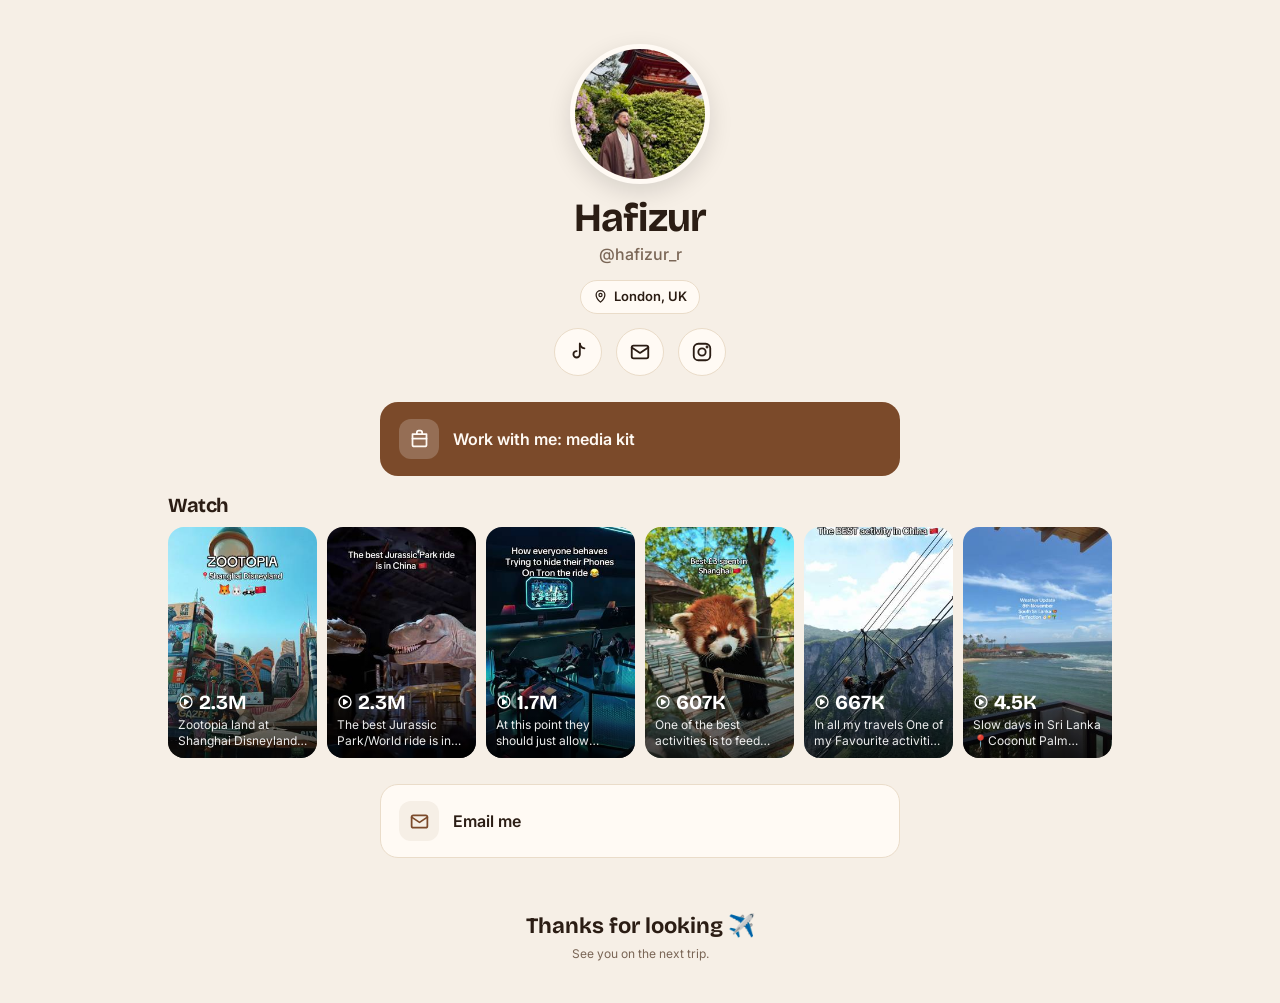
<file: index.html>
<!doctype html>
<html lang="en">
<head>
<meta charset="utf-8">
<meta name="viewport" content="width=device-width, initial-scale=1, viewport-fit=cover">
<link rel="preconnect" href="https://fonts.googleapis.com">
<link rel="preconnect" href="https://fonts.gstatic.com" crossorigin>
<link href="https://fonts.googleapis.com/css2?family=Bricolage+Grotesque:opsz,wght@12..96,600;12..96,700&family=Inter:wght@400;500;600;700&display=swap" rel="stylesheet">
<link rel="stylesheet" href="style.css?v=36">
<link rel="icon" href="assets/avatar.svg">
<title>Hafizur (@hafizur_r) · Travel &amp; Randomness</title>
<meta name="description" content="Travel and lifestyle creator from East London. Links, latest videos and media kit.">
<meta property="og:title" content="Hafizur (@hafizur_r)">
<meta property="og:description" content="Travel &amp; Randomness. Links, videos and media kit.">
<meta property="og:image" content="assets/avatar.jpg">
</head>
<body data-page="bio">
  <div class="sky"><svg class="plane" viewBox="0 0 24 24" fill="currentColor" aria-hidden="true"><path d="M17.8 19.2 16 11l3.5-3.5C21 6 21.5 4 21 3c-1-.5-3 0-4.5 1.5L13 8 4.8 6.2c-.5-.1-.9.1-1.1.5l-.3.5c-.2.5-.1 1 .3 1.3L9 12l-2 3H4l-1 1 3 2 2 3 1-1v-3l3-2 3.5 5.3c.3.4.8.5 1.3.3l.5-.2c.4-.3.6-.7.5-1.2z"/></svg></div>
  <main class="wrap home">
    <header class="hero">
      <img id="avatar" class="avatar" src="assets/avatar.jpg" alt="Hafizur" onerror="this.onerror=null;this.src='assets/avatar.svg'">
      <h1 data-name>Hafizur</h1>
      <div id="handle" class="handle">@hafizur_r</div>
      <div class="pill-row"><span id="place"></span></div>
      <div id="socials" class="icon-row"></div>
    </header>
    <nav id="links" class="links"></nav>
    <section id="featured-sec" class="featured">
      <h2 id="featured-title" class="feat-h">Watch</h2>
      <div id="featured" class="vid-scroller"></div>
    </section>
    <nav id="links-bottom" class="links"></nav>
    <footer class="thanks">
      <p class="thanks-big">Thanks for looking ✈️</p>
      <p>See you on the next trip.</p>
    </footer>
  </main>
  <script src="app.js?v=36"></script>
</body>
</html>
</file>
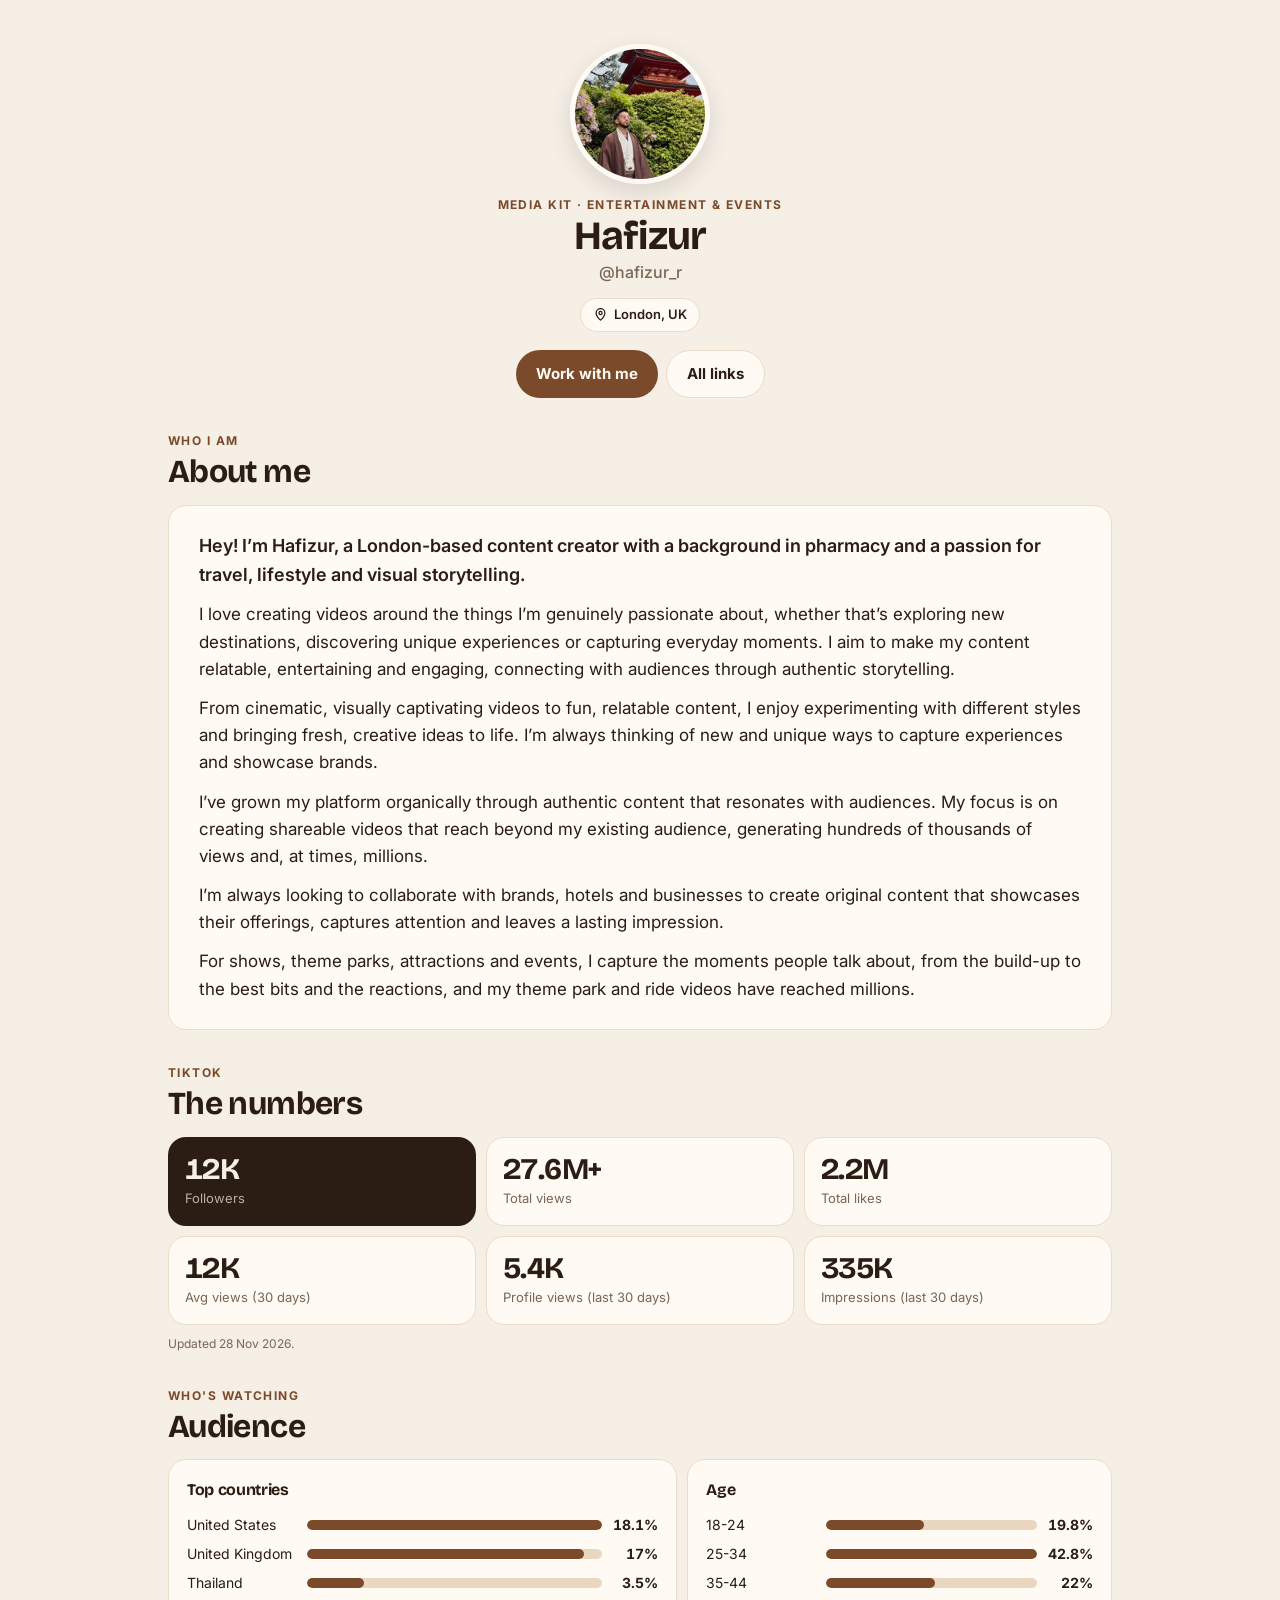
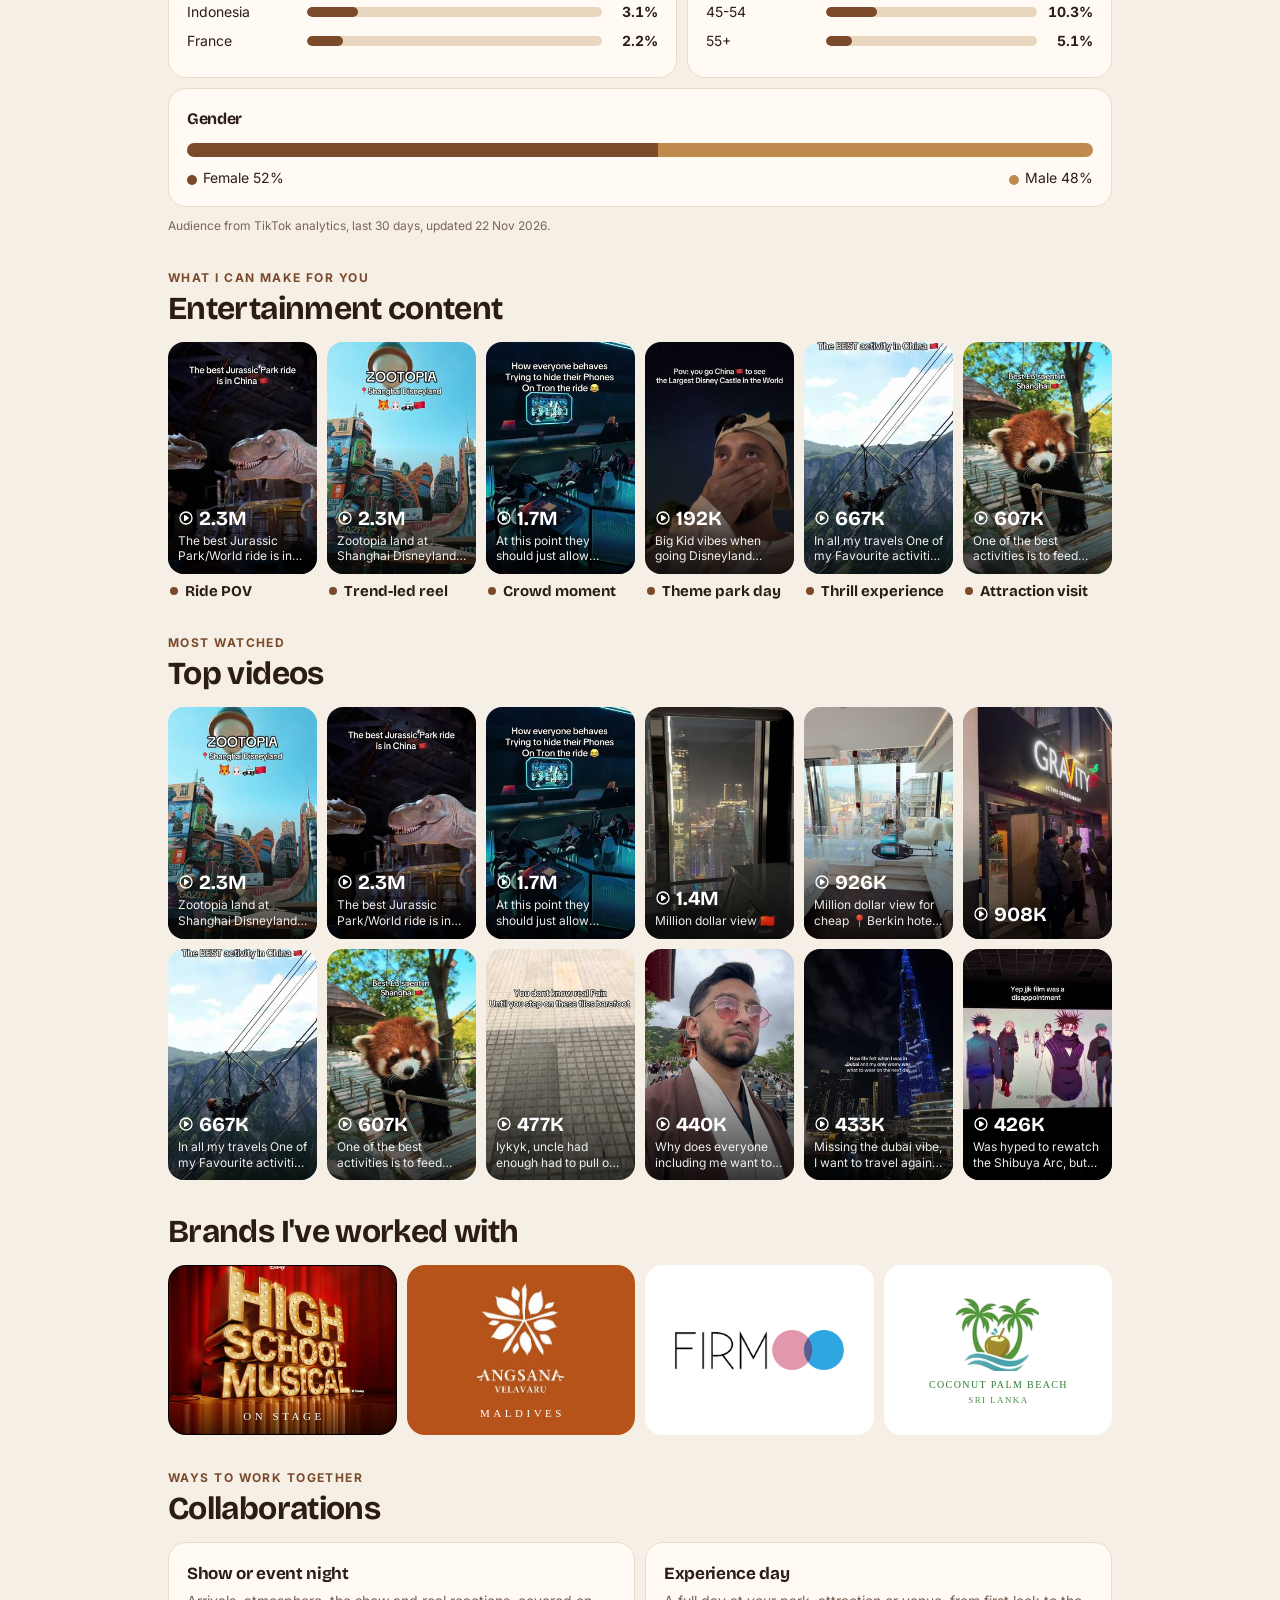
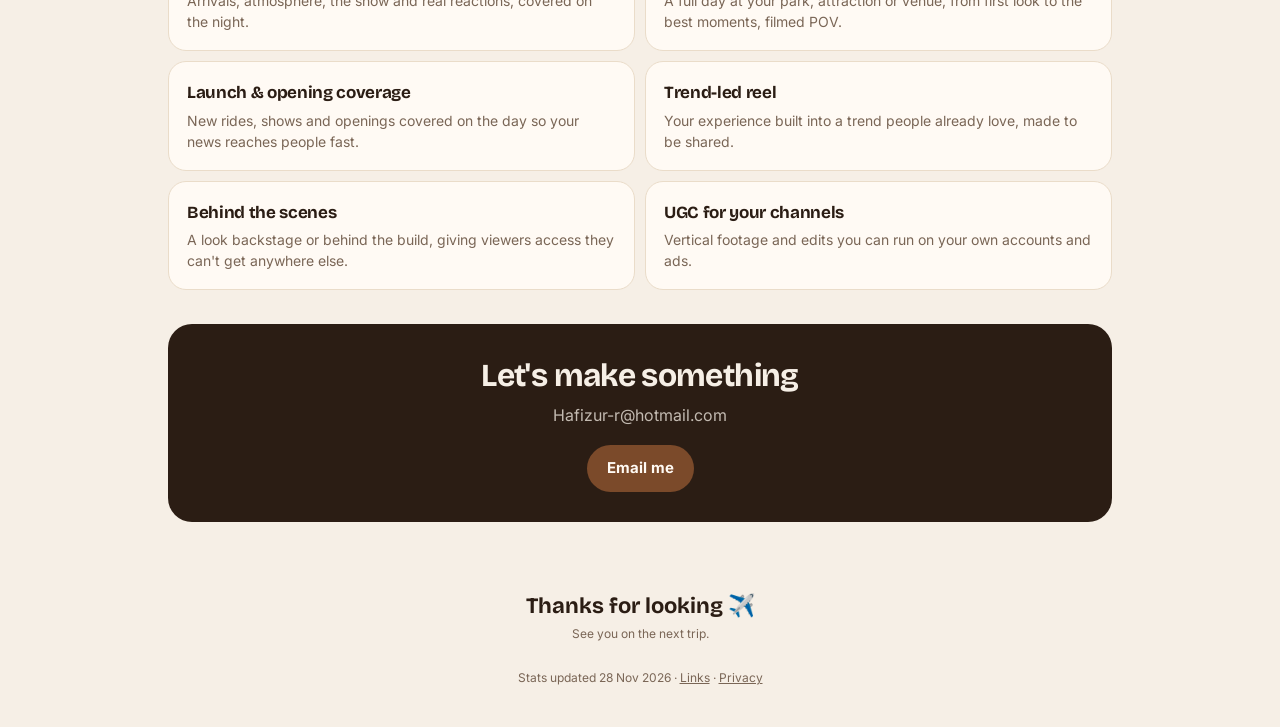
<file: media-kit/events/index.html>
<!doctype html>
<html lang="en">
<head>
<base href="/">
<meta charset="utf-8">
<meta name="viewport" content="width=device-width, initial-scale=1, viewport-fit=cover">
<link rel="preconnect" href="https://fonts.googleapis.com">
<link rel="preconnect" href="https://fonts.gstatic.com" crossorigin>
<link href="https://fonts.googleapis.com/css2?family=Bricolage+Grotesque:opsz,wght@12..96,600;12..96,700&family=Inter:wght@400;500;600;700&display=swap" rel="stylesheet">
<link rel="stylesheet" href="style.css?v=36">
<link rel="icon" href="assets/avatar.svg">
<title>Entertainment & events media kit · Hafizur (@hafizur_r)</title>
<meta name="description" content="Media kit for travel and lifestyle creator @hafizur_r: live TikTok stats, audience and top videos.">
<meta property="og:title" content="Entertainment & events media kit · @hafizur_r">
<meta property="og:description" content="Live TikTok stats, audience and top videos.">
<meta property="og:image" content="assets/avatar.jpg">
</head>
<body data-page="kit" data-kit="events">
  <div class="sky"><svg class="plane" viewBox="0 0 24 24" fill="currentColor" aria-hidden="true"><path d="M17.8 19.2 16 11l3.5-3.5C21 6 21.5 4 21 3c-1-.5-3 0-4.5 1.5L13 8 4.8 6.2c-.5-.1-.9.1-1.1.5l-.3.5c-.2.5-.1 1 .3 1.3L9 12l-2 3H4l-1 1 3 2 2 3 1-1v-3l3-2 3.5 5.3c.3.4.8.5 1.3.3l.5-.2c.4-.3.6-.7.5-1.2z"/></svg></div>
  <main class="wrap">
    <header class="hero">
      <img id="avatar" class="avatar" src="assets/avatar.jpg" alt="Hafizur" onerror="this.onerror=null;this.src='assets/avatar.svg'">
      <div id="kit-label" class="eyebrow">Media kit · Entertainment & events</div>
      <h1 data-name>Hafizur</h1>
      <div id="handle" class="handle">@hafizur_r</div>
      <div class="pill-row"><span id="place"></span></div>
      <div class="pill-row no-print" style="margin-top:18px">
        <a class="btn" data-mail href="#">Work with me</a>
        <a class="btn ghost" href="index.html">All links</a>
      </div>
    </header>

    <section>
      <div class="eyebrow">Who I am</div>
      <h2>About me</h2>
      <div id="intro" class="about card"></div>
    </section>

    <section>
      <div class="eyebrow">TikTok</div>
      <h2>The numbers</h2>
      <div id="stats" class="stat-grid"></div>
      <p id="stats-note" class="note"></p>
    </section>

    <section>
      <div class="eyebrow">Who's watching</div>
      <h2>Audience</h2>
      <div id="audience" class="aud-grid"></div>
      <p id="aud-note" class="note"></p>
    </section>

    <section id="styles-sec">
      <div class="eyebrow">What I can make for you</div>
      <h2 id="styles-title">Video styles</h2>
      <div id="styles" class="vid-scroller"></div>
    </section>

    <section>
      <div class="eyebrow">Most watched</div>
      <h2>Top videos</h2>
      <div id="videos" class="vid-scroller"></div>
    </section>

    <section id="brands-sec">
      <h2 id="brands-title">Brands I've worked with</h2>
      <div id="brands" class="brand-grid"></div>
    </section>

    <section>
      <div class="eyebrow">Ways to work together</div>
      <h2>Collaborations</h2>
      <div id="services" class="svc-grid"></div>
    </section>

    <section class="cta">
      <h2>Let's make something</h2>
      <p id="email-text" style="user-select:all"></p>
      <a class="btn" data-mail href="#">Email me</a>
    </section>

    <footer class="thanks kit-thanks">
      <p class="thanks-big">Thanks for looking ✈️</p>
      <p>See you on the next trip.</p>
    </footer>

    <footer><span id="updated"></span> · <a href="index.html">Links</a> · <a href="privacy.html">Privacy</a></footer>
  </main>
  <script src="app.js?v=36"></script>
</body>
</html>
</file>
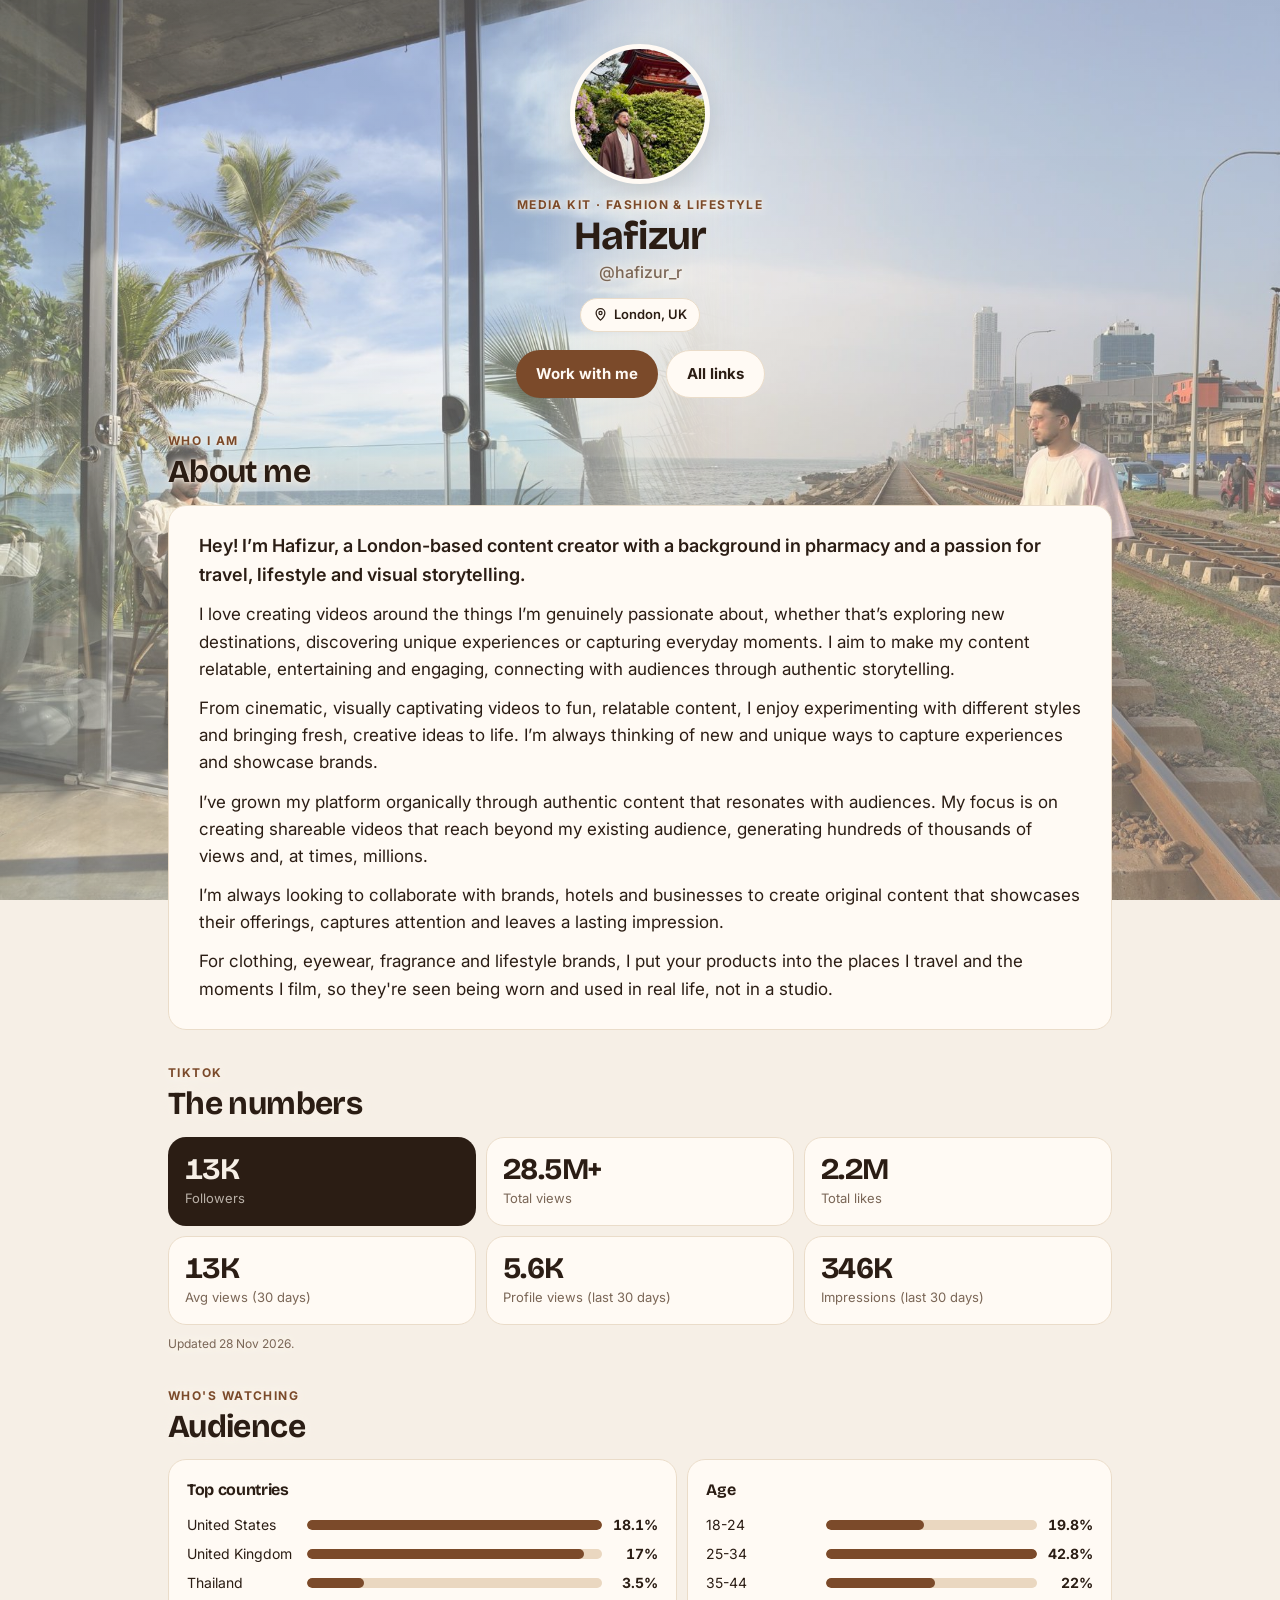
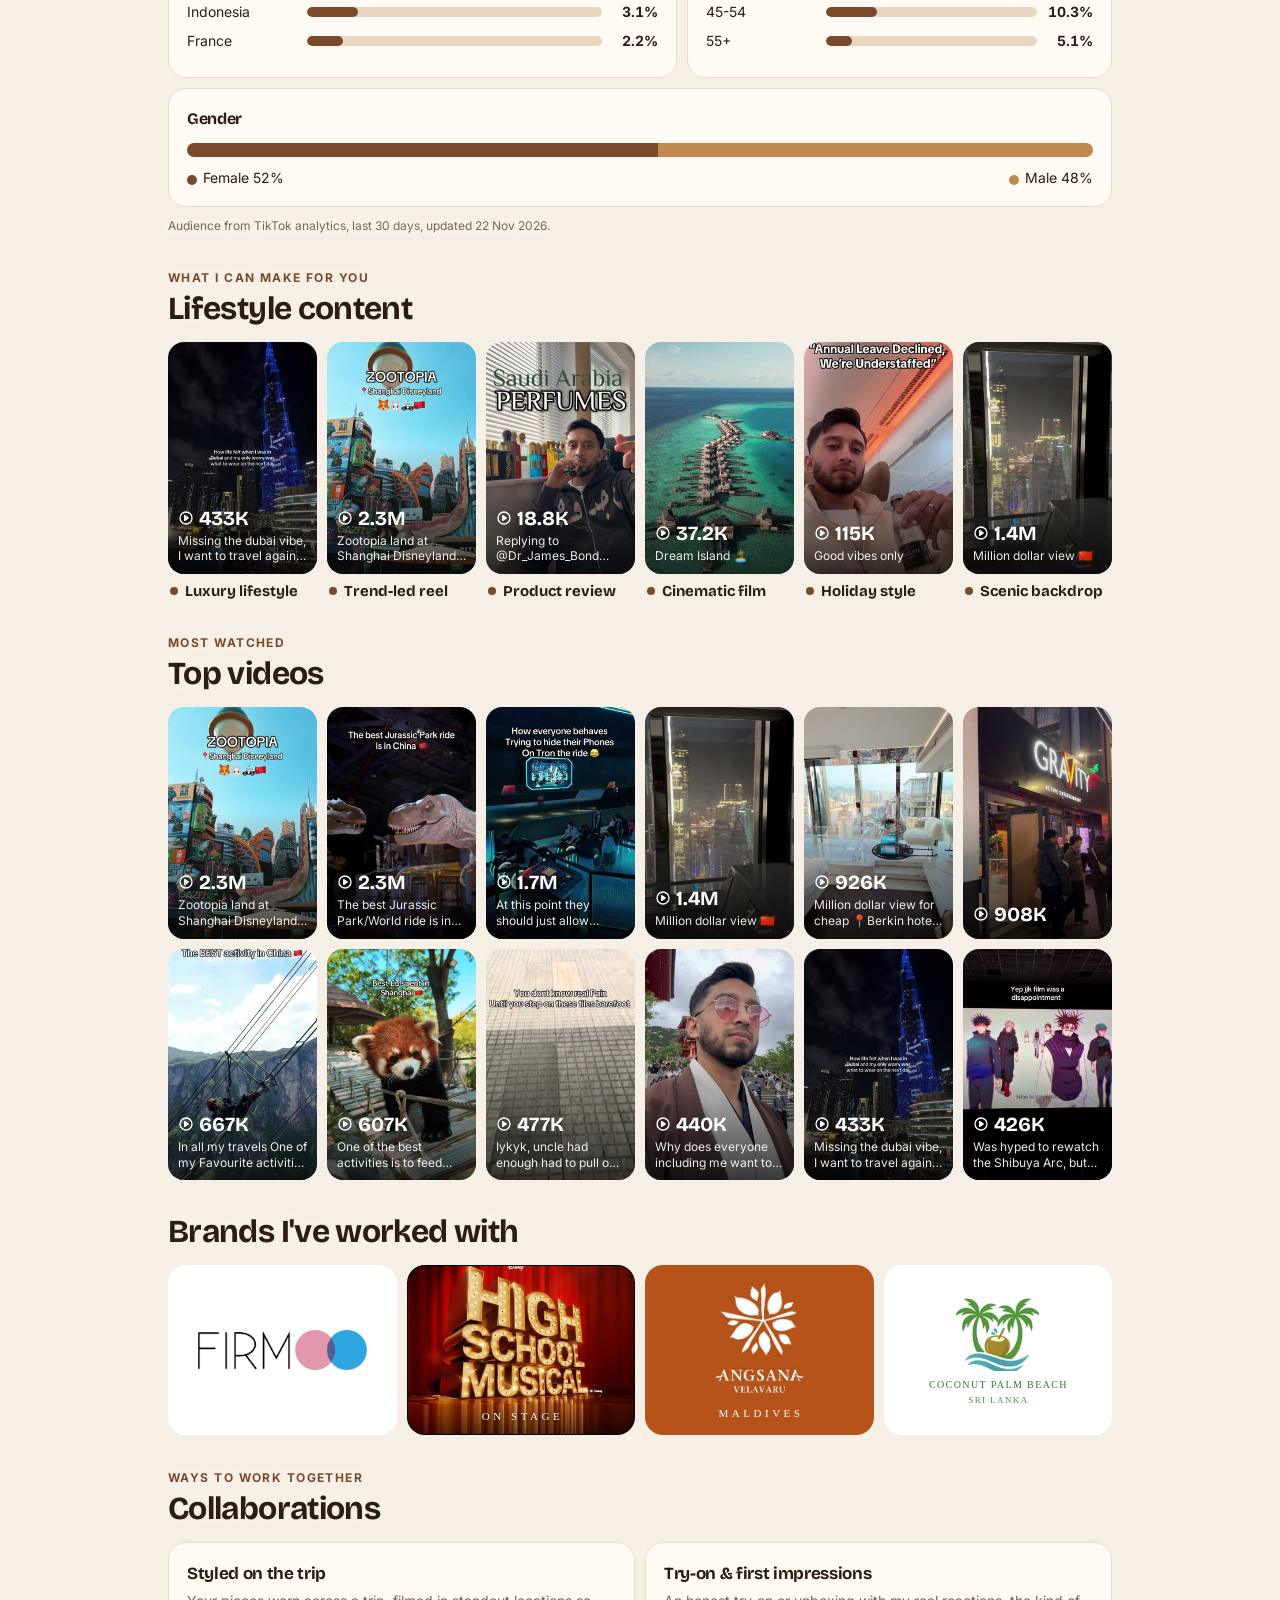
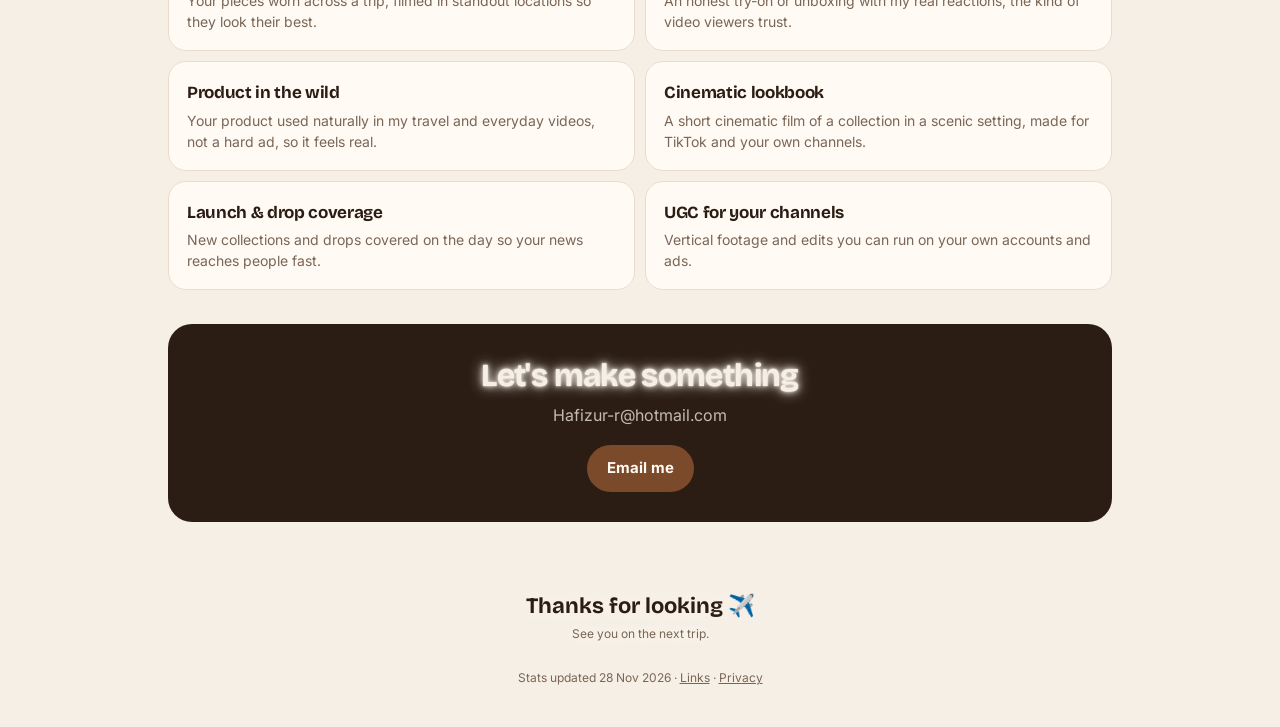
<file: media-kit/fashion/index.html>
<!doctype html>
<html lang="en">
<head>
<base href="/">
<meta charset="utf-8">
<meta name="viewport" content="width=device-width, initial-scale=1, viewport-fit=cover">
<link rel="preconnect" href="https://fonts.googleapis.com">
<link rel="preconnect" href="https://fonts.gstatic.com" crossorigin>
<link href="https://fonts.googleapis.com/css2?family=Bricolage+Grotesque:opsz,wght@12..96,600;12..96,700&family=Inter:wght@400;500;600;700&display=swap" rel="stylesheet">
<link rel="stylesheet" href="style.css?v=36">
<link rel="icon" href="assets/avatar.svg">
<title>Fashion & lifestyle media kit · Hafizur (@hafizur_r)</title>
<meta name="description" content="Media kit for travel and lifestyle creator @hafizur_r: live TikTok stats, audience and top videos.">
<meta property="og:title" content="Fashion & lifestyle media kit · @hafizur_r">
<meta property="og:description" content="Live TikTok stats, audience and top videos.">
<meta property="og:image" content="assets/avatar.jpg">
</head>
<body data-page="kit" data-kit="fashion">
  <div class="sky"><svg class="plane" viewBox="0 0 24 24" fill="currentColor" aria-hidden="true"><path d="M17.8 19.2 16 11l3.5-3.5C21 6 21.5 4 21 3c-1-.5-3 0-4.5 1.5L13 8 4.8 6.2c-.5-.1-.9.1-1.1.5l-.3.5c-.2.5-.1 1 .3 1.3L9 12l-2 3H4l-1 1 3 2 2 3 1-1v-3l3-2 3.5 5.3c.3.4.8.5 1.3.3l.5-.2c.4-.3.6-.7.5-1.2z"/></svg></div>
  <main class="wrap">
    <header class="hero">
      <img id="avatar" class="avatar" src="assets/avatar.jpg" alt="Hafizur" onerror="this.onerror=null;this.src='assets/avatar.svg'">
      <div id="kit-label" class="eyebrow">Media kit · Fashion & lifestyle</div>
      <h1 data-name>Hafizur</h1>
      <div id="handle" class="handle">@hafizur_r</div>
      <div class="pill-row"><span id="place"></span></div>
      <div class="pill-row no-print" style="margin-top:18px">
        <a class="btn" data-mail href="#">Work with me</a>
        <a class="btn ghost" href="index.html">All links</a>
      </div>
    </header>

    <section>
      <div class="eyebrow">Who I am</div>
      <h2>About me</h2>
      <div id="intro" class="about card"></div>
    </section>

    <section>
      <div class="eyebrow">TikTok</div>
      <h2>The numbers</h2>
      <div id="stats" class="stat-grid"></div>
      <p id="stats-note" class="note"></p>
    </section>

    <section>
      <div class="eyebrow">Who's watching</div>
      <h2>Audience</h2>
      <div id="audience" class="aud-grid"></div>
      <p id="aud-note" class="note"></p>
    </section>

    <section id="styles-sec">
      <div class="eyebrow">What I can make for you</div>
      <h2 id="styles-title">Video styles</h2>
      <div id="styles" class="vid-scroller"></div>
    </section>

    <section>
      <div class="eyebrow">Most watched</div>
      <h2>Top videos</h2>
      <div id="videos" class="vid-scroller"></div>
    </section>

    <section id="brands-sec">
      <h2 id="brands-title">Brands I've worked with</h2>
      <div id="brands" class="brand-grid"></div>
    </section>

    <section>
      <div class="eyebrow">Ways to work together</div>
      <h2>Collaborations</h2>
      <div id="services" class="svc-grid"></div>
    </section>

    <section class="cta">
      <h2>Let's make something</h2>
      <p id="email-text" style="user-select:all"></p>
      <a class="btn" data-mail href="#">Email me</a>
    </section>

    <footer class="thanks kit-thanks">
      <p class="thanks-big">Thanks for looking ✈️</p>
      <p>See you on the next trip.</p>
    </footer>

    <footer><span id="updated"></span> · <a href="index.html">Links</a> · <a href="privacy.html">Privacy</a></footer>
  </main>
  <script src="app.js?v=36"></script>
</body>
</html>
</file>
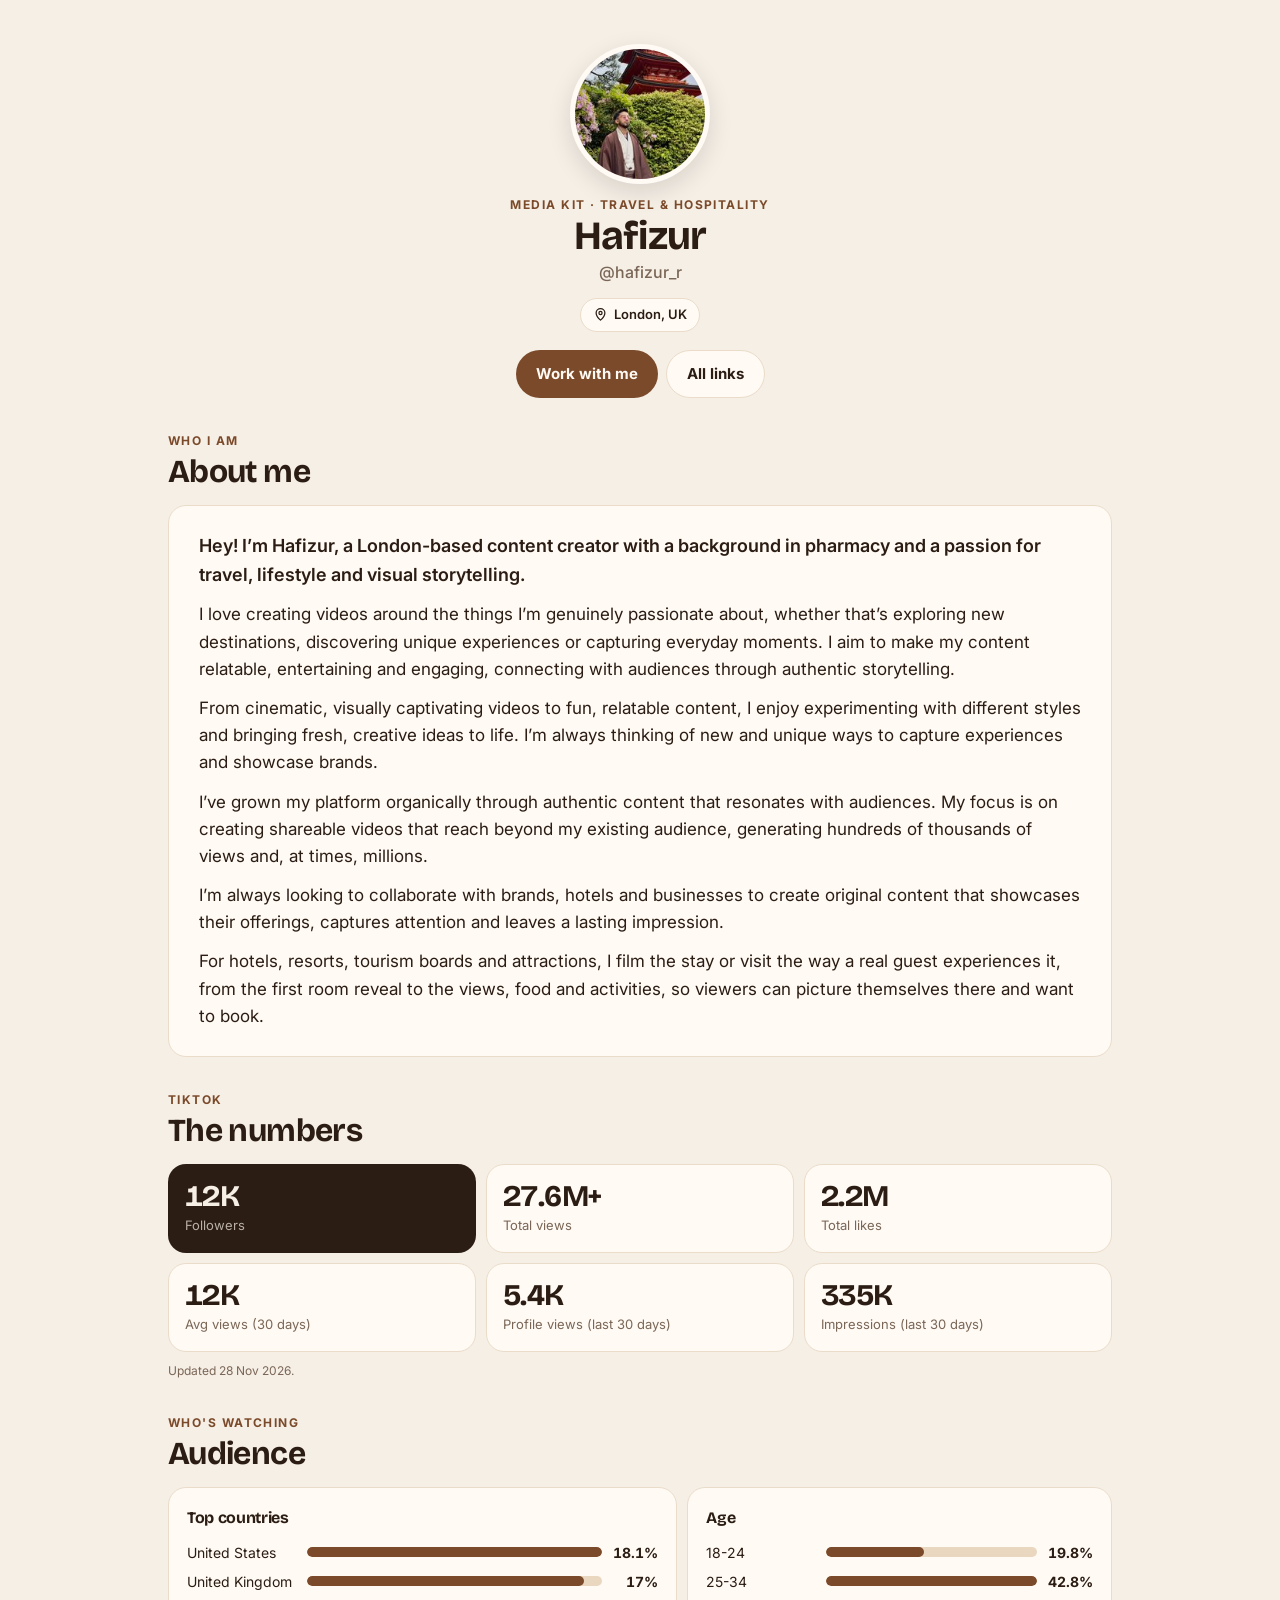
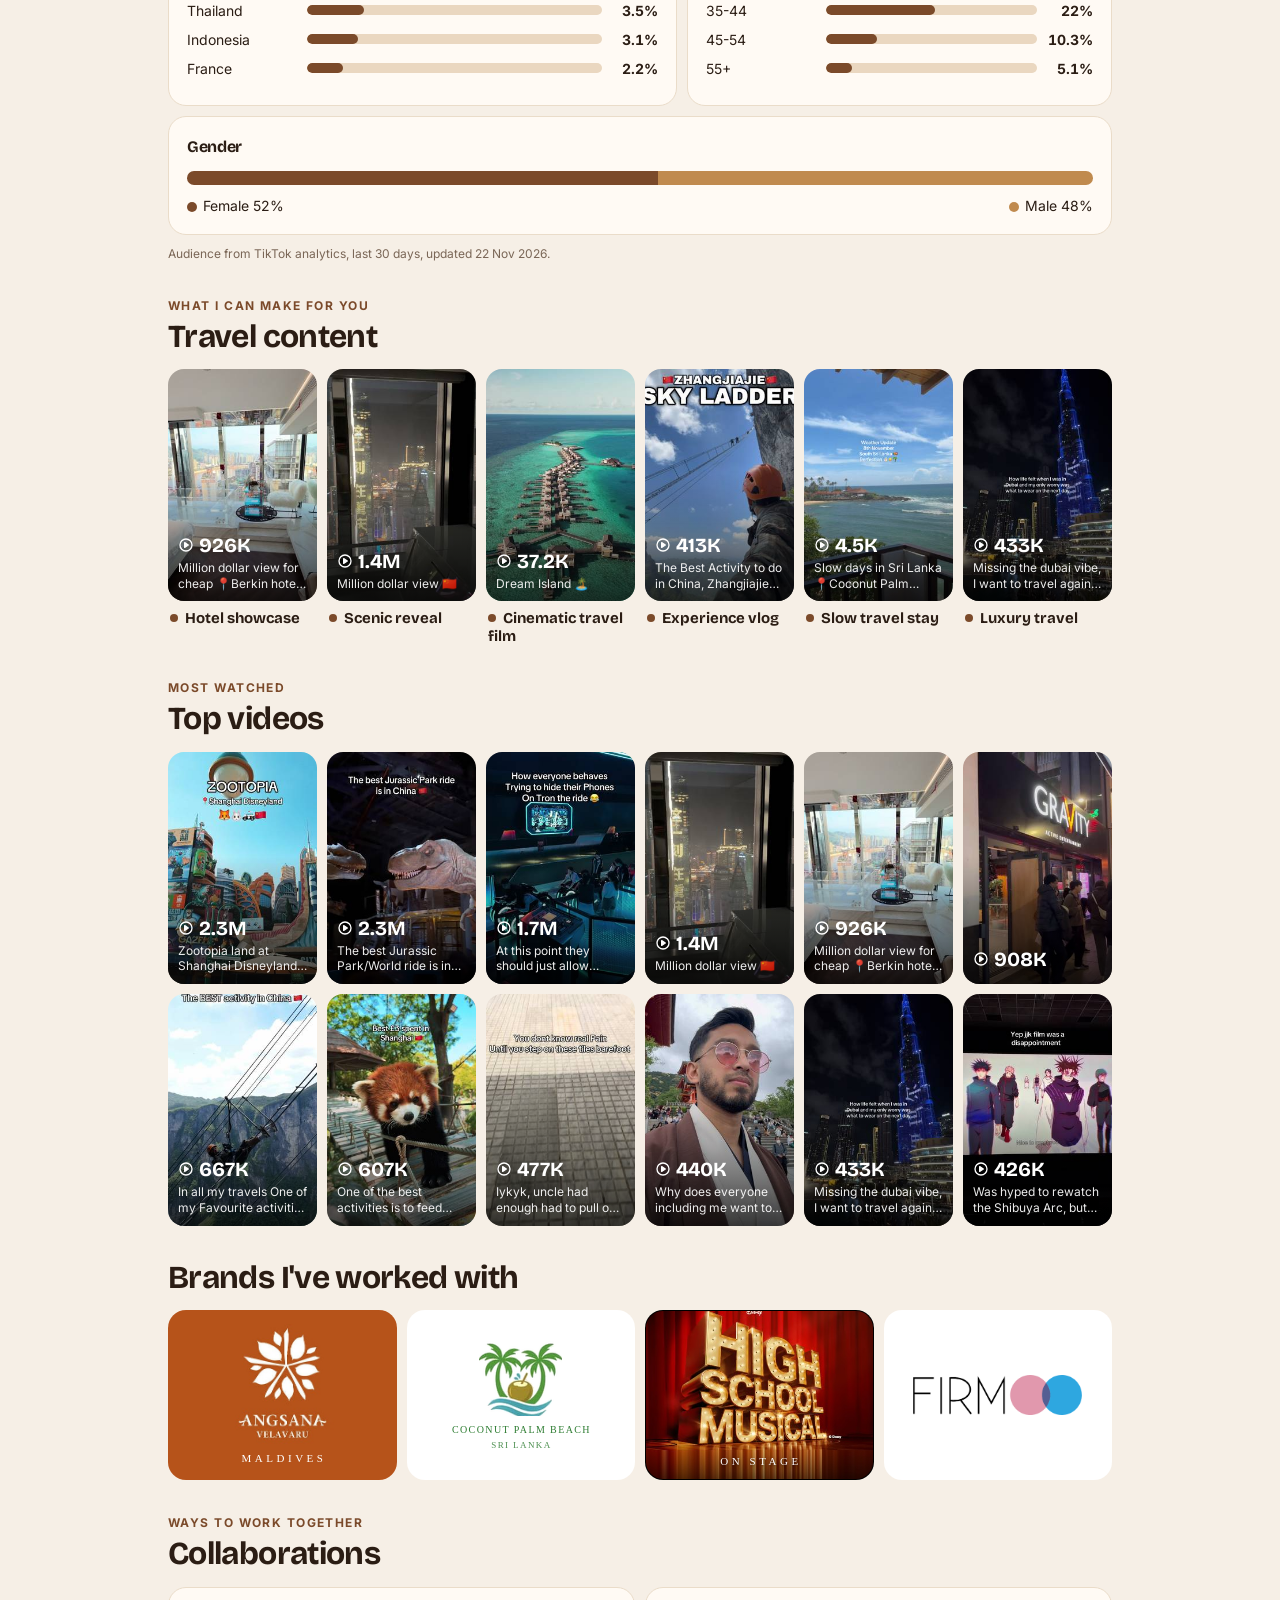
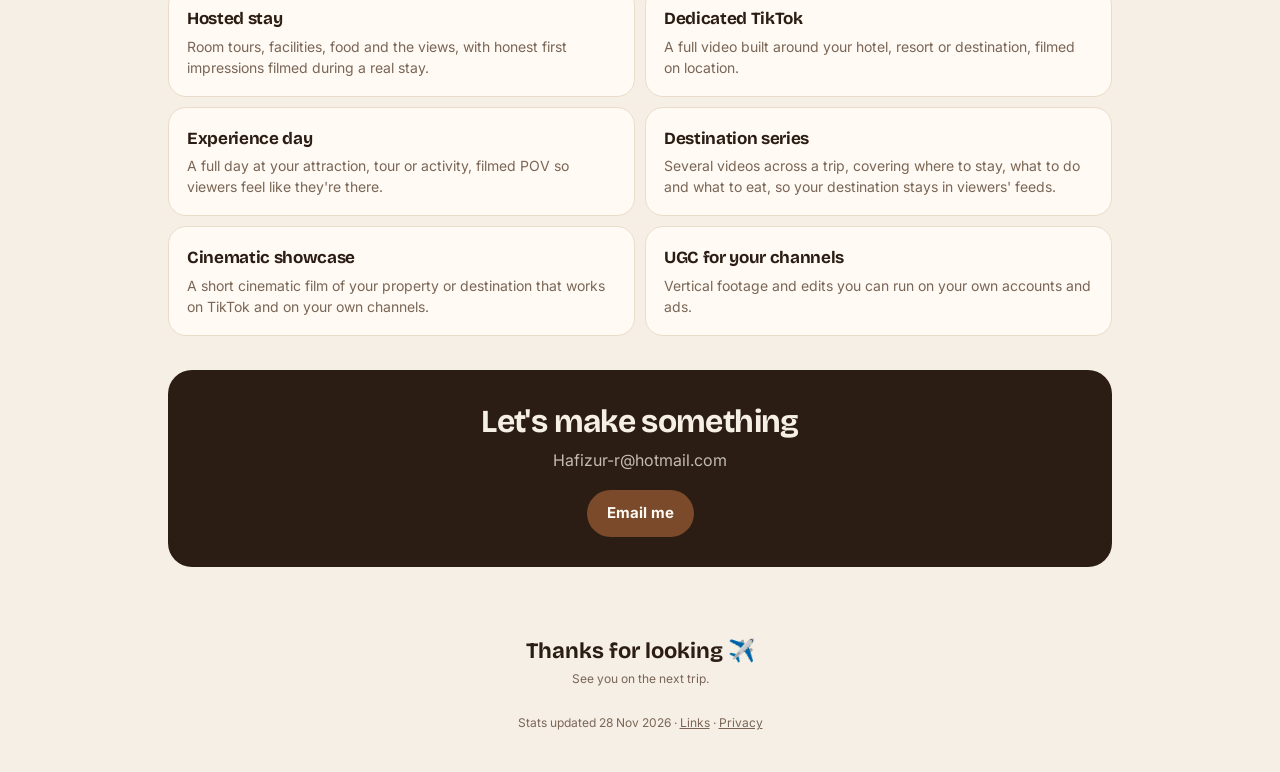
<file: media-kit/travel/index.html>
<!doctype html>
<html lang="en">
<head>
<base href="/">
<meta charset="utf-8">
<meta name="viewport" content="width=device-width, initial-scale=1, viewport-fit=cover">
<link rel="preconnect" href="https://fonts.googleapis.com">
<link rel="preconnect" href="https://fonts.gstatic.com" crossorigin>
<link href="https://fonts.googleapis.com/css2?family=Bricolage+Grotesque:opsz,wght@12..96,600;12..96,700&family=Inter:wght@400;500;600;700&display=swap" rel="stylesheet">
<link rel="stylesheet" href="style.css?v=36">
<link rel="icon" href="assets/avatar.svg">
<title>Travel & hospitality media kit · Hafizur (@hafizur_r)</title>
<meta name="description" content="Media kit for travel and lifestyle creator @hafizur_r: live TikTok stats, audience and top videos.">
<meta property="og:title" content="Travel & hospitality media kit · @hafizur_r">
<meta property="og:description" content="Live TikTok stats, audience and top videos.">
<meta property="og:image" content="assets/avatar.jpg">
</head>
<body data-page="kit" data-kit="travel">
  <div class="sky"><svg class="plane" viewBox="0 0 24 24" fill="currentColor" aria-hidden="true"><path d="M17.8 19.2 16 11l3.5-3.5C21 6 21.5 4 21 3c-1-.5-3 0-4.5 1.5L13 8 4.8 6.2c-.5-.1-.9.1-1.1.5l-.3.5c-.2.5-.1 1 .3 1.3L9 12l-2 3H4l-1 1 3 2 2 3 1-1v-3l3-2 3.5 5.3c.3.4.8.5 1.3.3l.5-.2c.4-.3.6-.7.5-1.2z"/></svg></div>
  <main class="wrap">
    <header class="hero">
      <img id="avatar" class="avatar" src="assets/avatar.jpg" alt="Hafizur" onerror="this.onerror=null;this.src='assets/avatar.svg'">
      <div id="kit-label" class="eyebrow">Media kit · Travel & hospitality</div>
      <h1 data-name>Hafizur</h1>
      <div id="handle" class="handle">@hafizur_r</div>
      <div class="pill-row"><span id="place"></span></div>
      <div class="pill-row no-print" style="margin-top:18px">
        <a class="btn" data-mail href="#">Work with me</a>
        <a class="btn ghost" href="index.html">All links</a>
      </div>
    </header>

    <section>
      <div class="eyebrow">Who I am</div>
      <h2>About me</h2>
      <div id="intro" class="about card"></div>
    </section>

    <section>
      <div class="eyebrow">TikTok</div>
      <h2>The numbers</h2>
      <div id="stats" class="stat-grid"></div>
      <p id="stats-note" class="note"></p>
    </section>

    <section>
      <div class="eyebrow">Who's watching</div>
      <h2>Audience</h2>
      <div id="audience" class="aud-grid"></div>
      <p id="aud-note" class="note"></p>
    </section>

    <section id="styles-sec">
      <div class="eyebrow">What I can make for you</div>
      <h2 id="styles-title">Video styles</h2>
      <div id="styles" class="vid-scroller"></div>
    </section>

    <section>
      <div class="eyebrow">Most watched</div>
      <h2>Top videos</h2>
      <div id="videos" class="vid-scroller"></div>
    </section>

    <section id="brands-sec">
      <h2 id="brands-title">Brands I've worked with</h2>
      <div id="brands" class="brand-grid"></div>
    </section>

    <section>
      <div class="eyebrow">Ways to work together</div>
      <h2>Collaborations</h2>
      <div id="services" class="svc-grid"></div>
    </section>

    <section class="cta">
      <h2>Let's make something</h2>
      <p id="email-text" style="user-select:all"></p>
      <a class="btn" data-mail href="#">Email me</a>
    </section>

    <footer class="thanks kit-thanks">
      <p class="thanks-big">Thanks for looking ✈️</p>
      <p>See you on the next trip.</p>
    </footer>

    <footer><span id="updated"></span> · <a href="index.html">Links</a> · <a href="privacy.html">Privacy</a></footer>
  </main>
  <script src="app.js?v=36"></script>
</body>
</html>
</file>
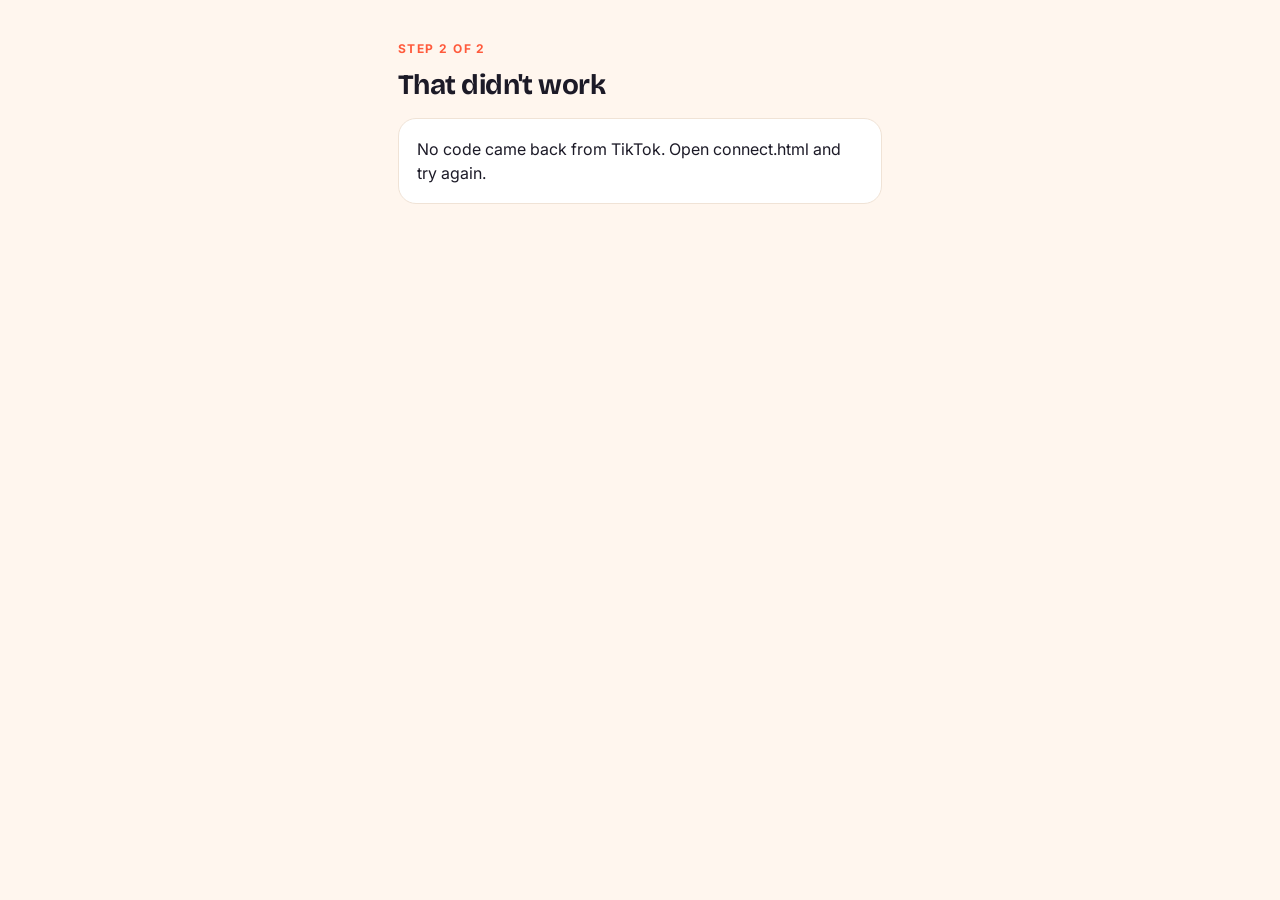
<file: callback.html>
<!doctype html><html lang="en"><head><meta charset="utf-8"><meta name="viewport" content="width=device-width, initial-scale=1"><meta name="robots" content="noindex"><link href="https://fonts.googleapis.com/css2?family=Bricolage+Grotesque:opsz,wght@12..96,700&family=Inter:wght@400;600&display=swap" rel="stylesheet"><link rel="stylesheet" href="style.css?v=36"><title>TikTok connected</title></head>
<body><main class="wrap narrow" style="padding-top:40px">
<div class="eyebrow">Step 2 of 2</div><h1 id="h" style="font-size:28px;margin:6px 0 12px">Almost done</h1>
<div id="ok" class="hidden">
  <p class="muted" style="margin-bottom:14px">Copy this code. It works once and expires in a few minutes.</p>
  <textarea id="code" class="card" readonly style="width:100%;height:110px;font:14px ui-monospace,monospace;color:var(--ink)"></textarea>
  <p style="margin:14px 0"><button id="copy" class="btn">Copy code</button></p>
  <p class="muted">Then open your repo on GitHub, go to <b>Actions</b>, pick <b>Connect TikTok</b>, tap <b>Run workflow</b> and paste the code.</p>
  <p style="margin-top:14px"><a id="wf" class="btn ghost" href="#">Open the Connect TikTok workflow</a></p>
</div>
<p id="err" class="card hidden"></p>
</main>
<script>
const q = new URLSearchParams(location.search);
const code = q.get("code"), state = q.get("state"), saved = sessionStorage.getItem("tt_state");
if (code && (!saved || saved === state)) {
  document.getElementById("ok").classList.remove("hidden");
  document.getElementById("code").value = code;
  document.getElementById("copy").onclick = async (e) => {
    await navigator.clipboard.writeText(code); e.target.textContent = "Copied";
  };
  const owner = location.hostname.split(".")[0];
  document.getElementById("wf").href = "https://github.com/" + owner + "/" + location.hostname + "/actions/workflows/connect-tiktok.yml";
} else {
  document.getElementById("h").textContent = "That didn't work";
  const e = document.getElementById("err");
  e.textContent = q.get("error_description") || q.get("error") || "No code came back from TikTok. Open connect.html and try again.";
  e.classList.remove("hidden");
}
</script></body></html>
</file>
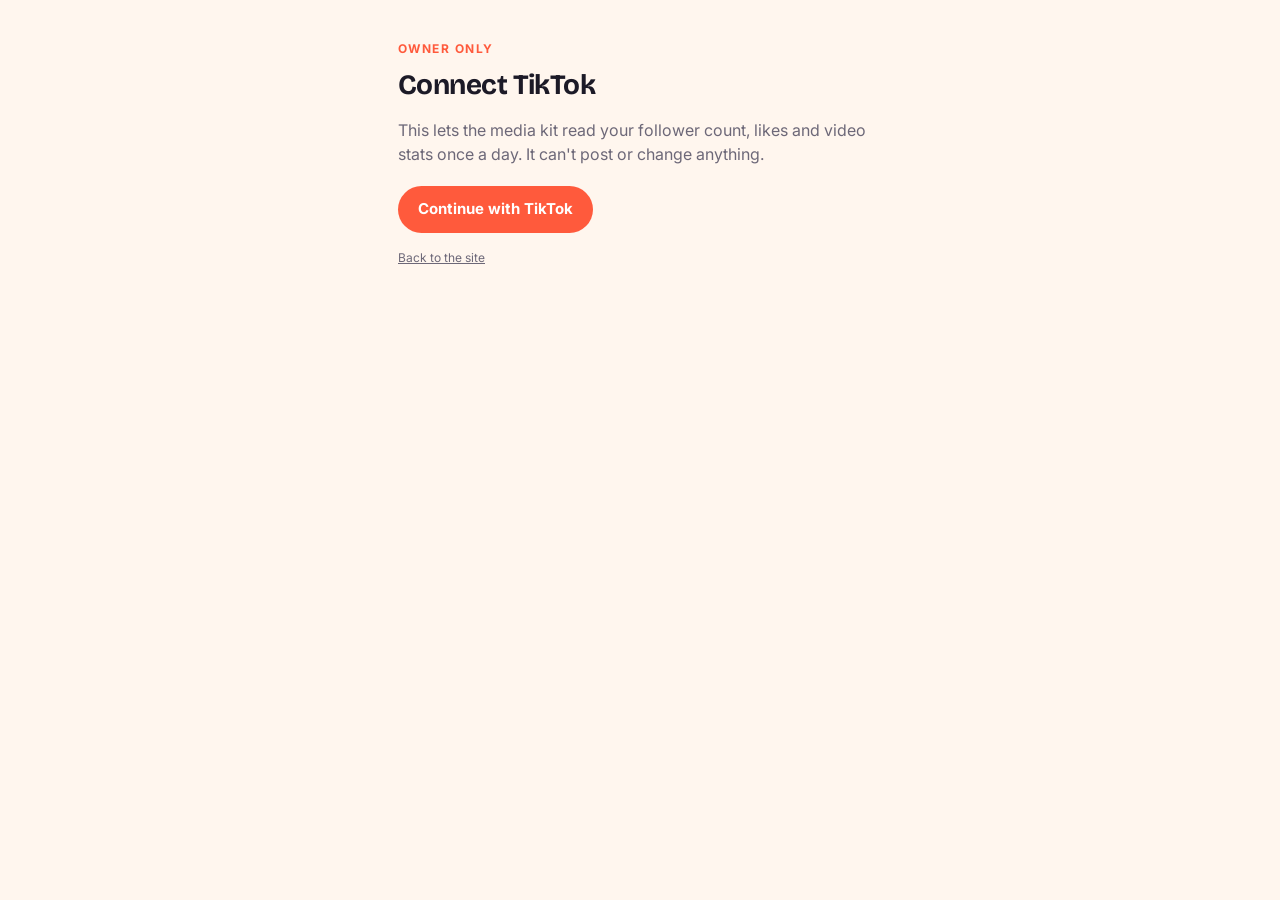
<file: connect.html>
<!doctype html><html lang="en"><head><meta charset="utf-8"><meta name="viewport" content="width=device-width, initial-scale=1"><meta name="robots" content="noindex"><link href="https://fonts.googleapis.com/css2?family=Bricolage+Grotesque:opsz,wght@12..96,700&family=Inter:wght@400;600&display=swap" rel="stylesheet"><link rel="stylesheet" href="style.css?v=36"><title>Connect TikTok</title></head>
<body><main class="wrap narrow" style="padding-top:40px">
<div class="eyebrow">Owner only</div><h1 style="font-size:28px;margin:6px 0 12px">Connect TikTok</h1>
<p class="muted" style="margin-bottom:20px">This lets the media kit read your follower count, likes and video stats once a day. It can't post or change anything.</p>
<p id="msg" class="card hidden" style="margin-bottom:16px"></p>
<a id="go" class="btn" href="#">Continue with TikTok</a>
<p class="note" style="margin-top:16px"><a href="index.html">Back to the site</a></p>
</main>
<script>
(async () => {
  const m = await (await fetch("data/manual.json?" + Date.now())).json();
  const msg = document.getElementById("msg"), go = document.getElementById("go");
  if (!m.tiktok_client_key) {
    msg.textContent = "Add your TikTok Client key to tiktok_client_key in data/manual.json first (see SETUP-TIKTOK.md).";
    msg.classList.remove("hidden"); go.classList.add("hidden"); return;
  }
  const state = Math.random().toString(36).slice(2);
  sessionStorage.setItem("tt_state", state);
  go.href = "https://www.tiktok.com/v2/auth/authorize/?" + new URLSearchParams({
    client_key: m.tiktok_client_key,
    scope: "user.info.basic,user.info.profile,user.info.stats,video.list",
    response_type: "code",
    redirect_uri: m.site_url.replace(/\/$/, "") + "/callback.html",
    state,
  });
})();
</script></body></html>
</file>
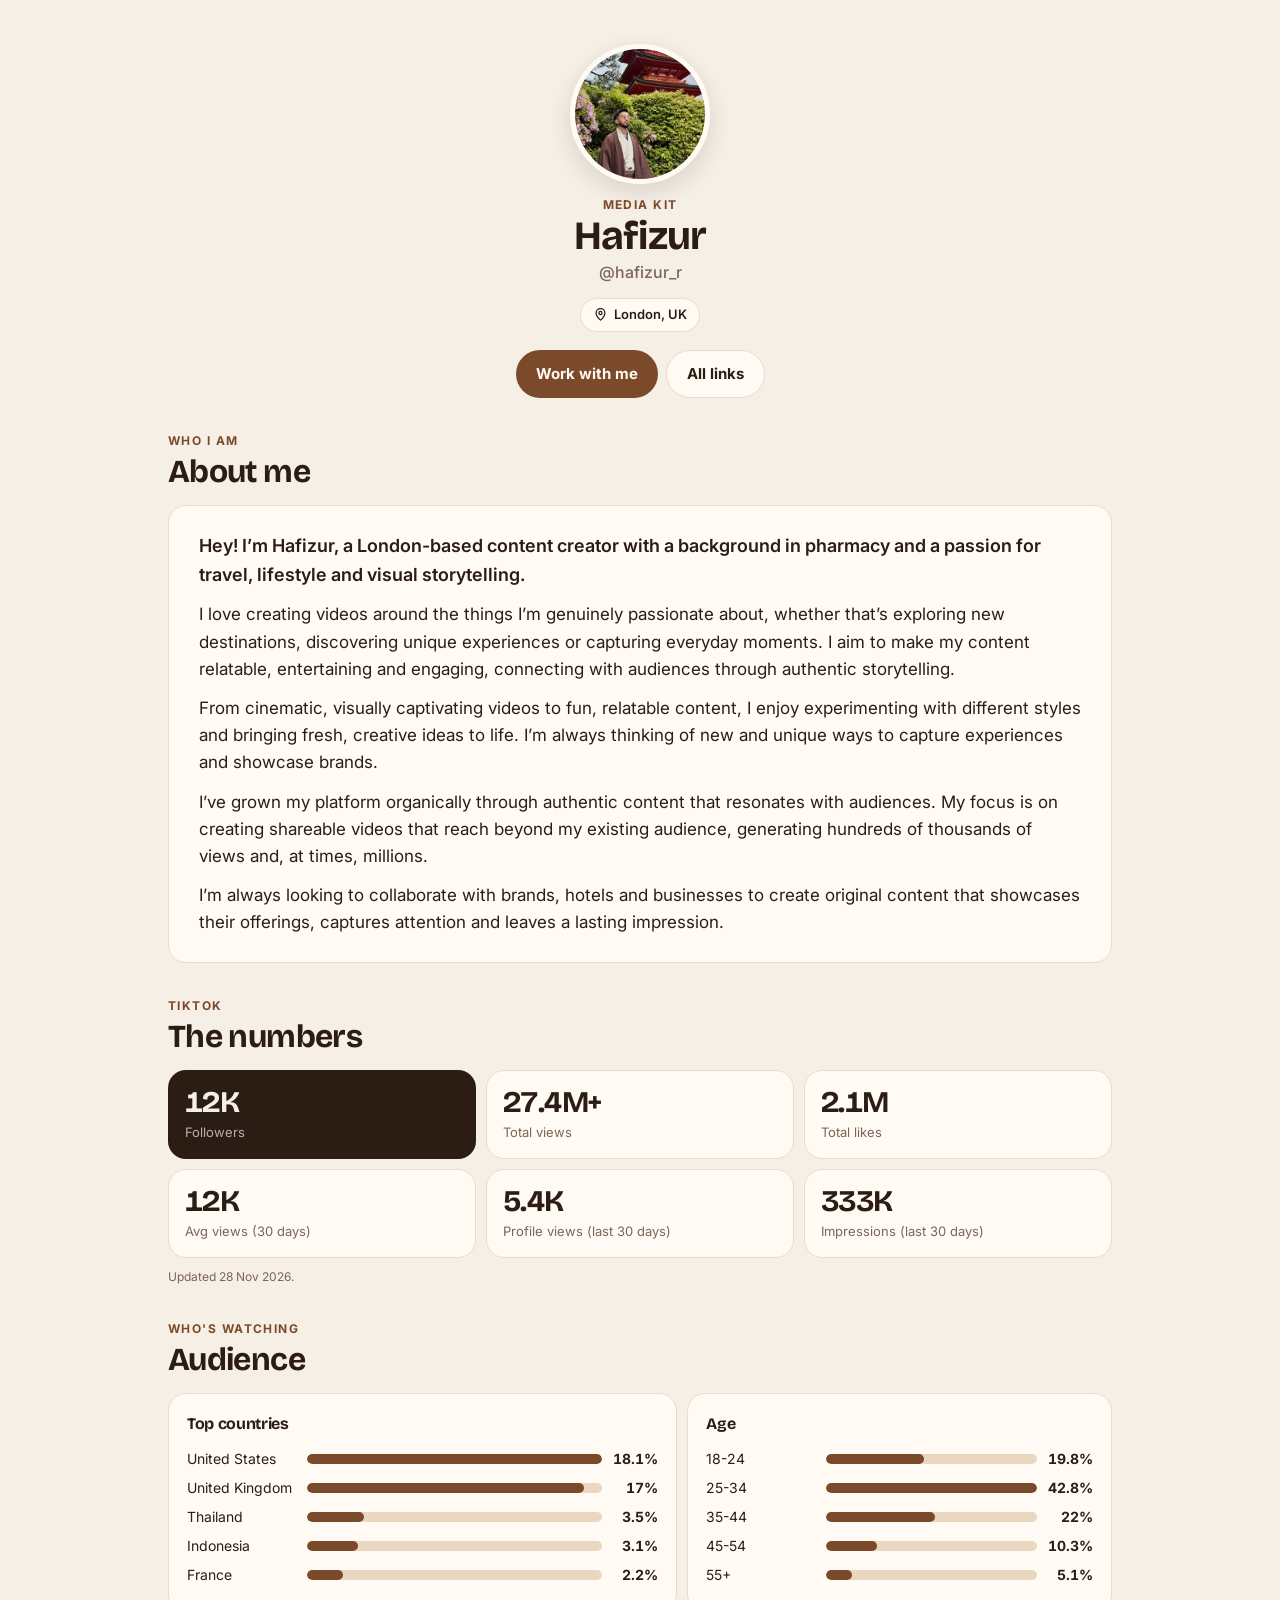
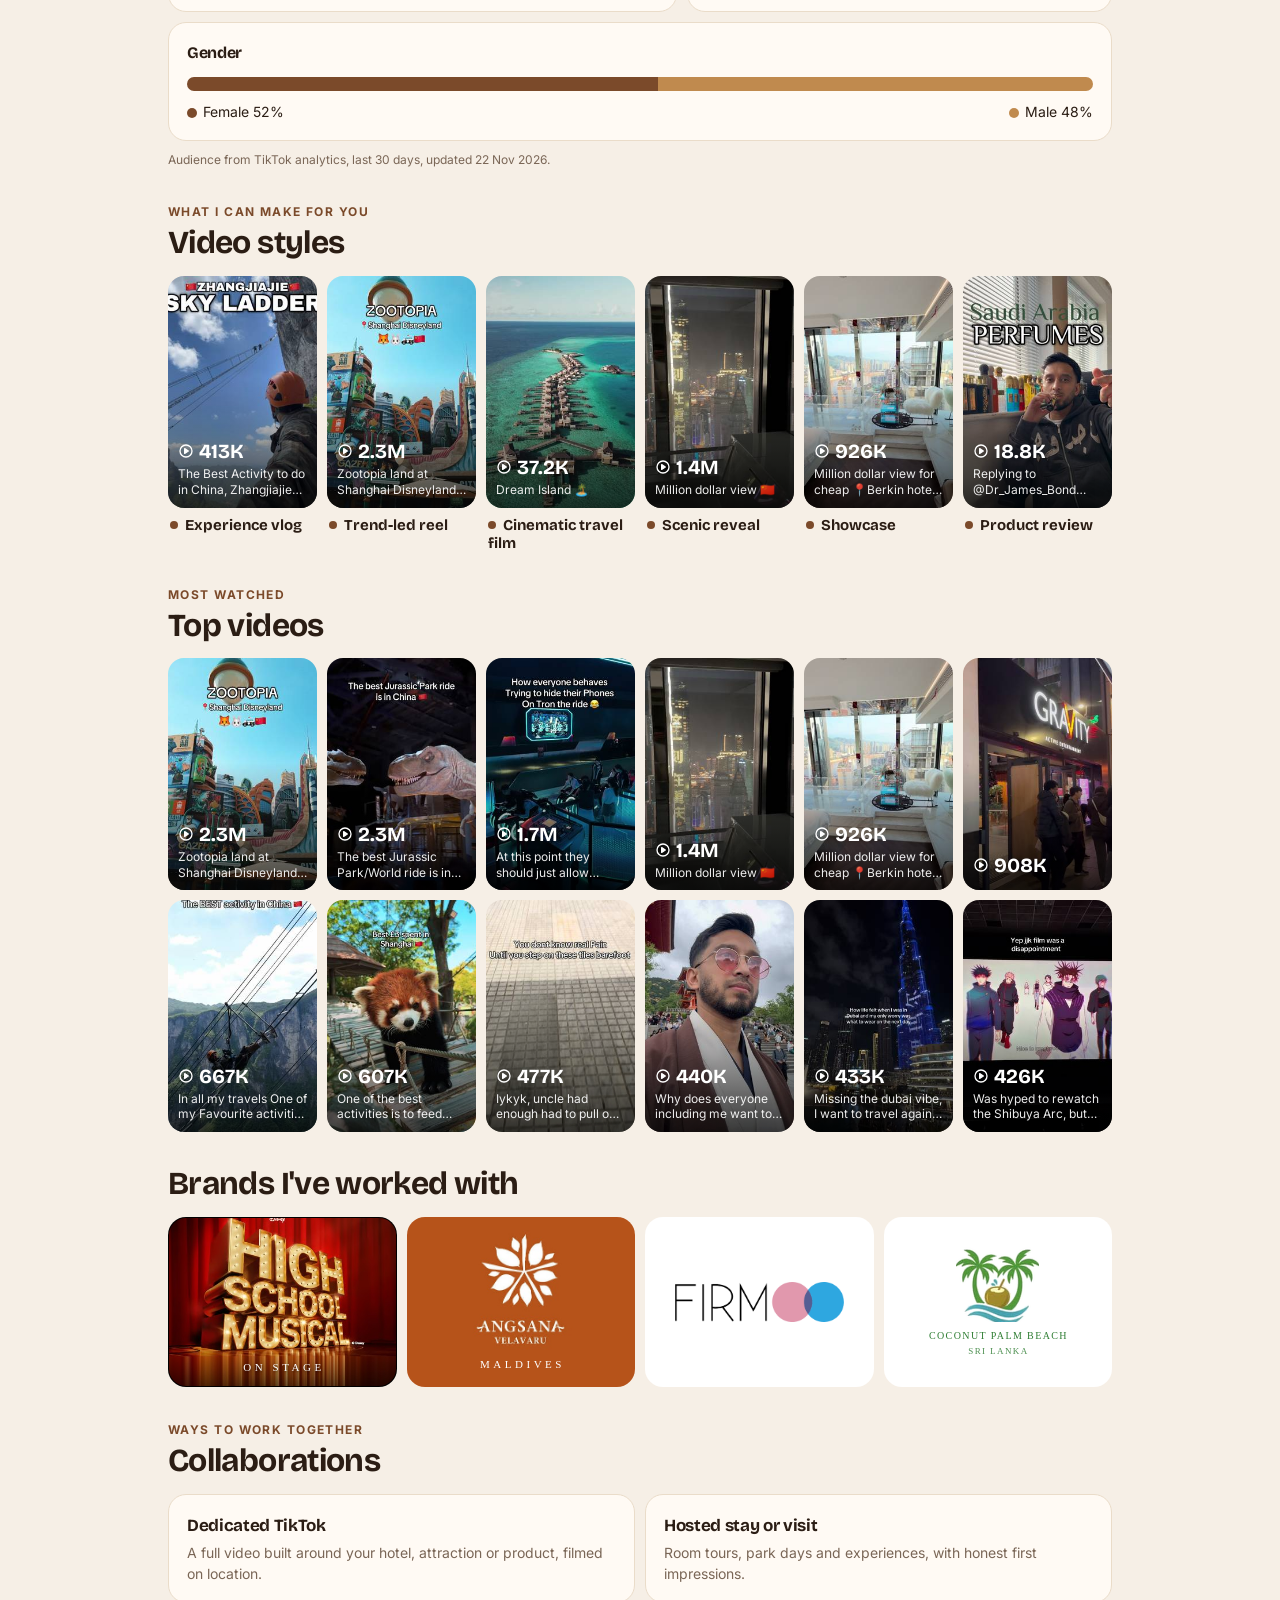
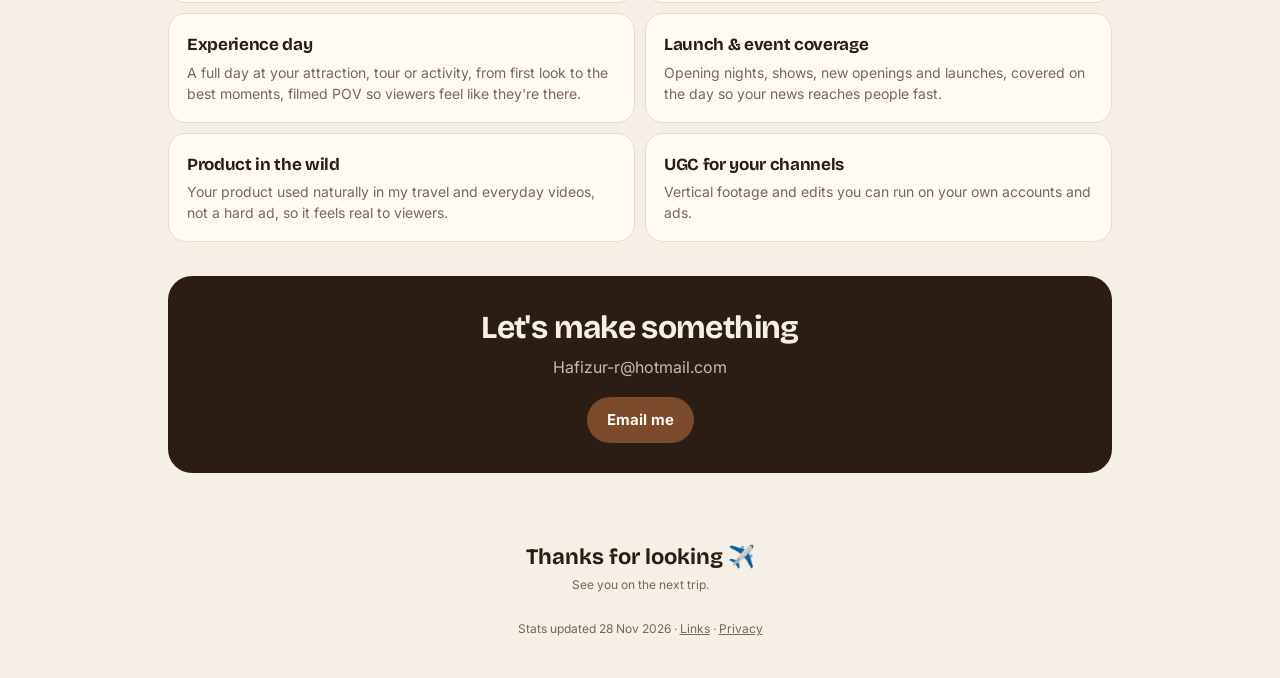
<file: media-kit.html>
<!doctype html>
<html lang="en">
<head>
<meta charset="utf-8">
<meta name="viewport" content="width=device-width, initial-scale=1, viewport-fit=cover">
<link rel="preconnect" href="https://fonts.googleapis.com">
<link rel="preconnect" href="https://fonts.gstatic.com" crossorigin>
<link href="https://fonts.googleapis.com/css2?family=Bricolage+Grotesque:opsz,wght@12..96,600;12..96,700&family=Inter:wght@400;500;600;700&display=swap" rel="stylesheet">
<link rel="stylesheet" href="style.css?v=36">
<link rel="icon" href="assets/avatar.svg">
<title>Media kit · Hafizur (@hafizur_r)</title>
<meta name="description" content="Media kit for travel and lifestyle creator @hafizur_r: live TikTok stats, audience and top videos.">
<meta property="og:title" content="Media kit · @hafizur_r">
<meta property="og:description" content="Live TikTok stats, audience and top videos.">
<meta property="og:image" content="assets/avatar.jpg">
</head>
<body data-page="kit">
  <div class="sky"><svg class="plane" viewBox="0 0 24 24" fill="currentColor" aria-hidden="true"><path d="M17.8 19.2 16 11l3.5-3.5C21 6 21.5 4 21 3c-1-.5-3 0-4.5 1.5L13 8 4.8 6.2c-.5-.1-.9.1-1.1.5l-.3.5c-.2.5-.1 1 .3 1.3L9 12l-2 3H4l-1 1 3 2 2 3 1-1v-3l3-2 3.5 5.3c.3.4.8.5 1.3.3l.5-.2c.4-.3.6-.7.5-1.2z"/></svg></div>
  <main class="wrap">
    <header class="hero">
      <img id="avatar" class="avatar" src="assets/avatar.jpg" alt="Hafizur" onerror="this.onerror=null;this.src='assets/avatar.svg'">
      <div id="kit-label" class="eyebrow">Media kit</div>
      <h1 data-name>Hafizur</h1>
      <div id="handle" class="handle">@hafizur_r</div>
      <div class="pill-row"><span id="place"></span></div>
      <div class="pill-row no-print" style="margin-top:18px">
        <a class="btn" data-mail href="#">Work with me</a>
        <a class="btn ghost" href="index.html">All links</a>
      </div>
    </header>

    <section>
      <div class="eyebrow">Who I am</div>
      <h2>About me</h2>
      <div id="intro" class="about card"></div>
    </section>

    <section>
      <div class="eyebrow">TikTok</div>
      <h2>The numbers</h2>
      <div id="stats" class="stat-grid"></div>
      <p id="stats-note" class="note"></p>
    </section>

    <section>
      <div class="eyebrow">Who's watching</div>
      <h2>Audience</h2>
      <div id="audience" class="aud-grid"></div>
      <p id="aud-note" class="note"></p>
    </section>

    <section id="styles-sec">
      <div class="eyebrow">What I can make for you</div>
      <h2 id="styles-title">Video styles</h2>
      <div id="styles" class="vid-scroller"></div>
    </section>

    <section>
      <div class="eyebrow">Most watched</div>
      <h2>Top videos</h2>
      <div id="videos" class="vid-scroller"></div>
    </section>

    <section id="brands-sec">
      <h2 id="brands-title">Brands I've worked with</h2>
      <div id="brands" class="brand-grid"></div>
    </section>

    <section>
      <div class="eyebrow">Ways to work together</div>
      <h2>Collaborations</h2>
      <div id="services" class="svc-grid"></div>
    </section>

    <section class="cta">
      <h2>Let's make something</h2>
      <p id="email-text" style="user-select:all"></p>
      <a class="btn" data-mail href="#">Email me</a>
    </section>

    <footer class="thanks kit-thanks">
      <p class="thanks-big">Thanks for looking ✈️</p>
      <p>See you on the next trip.</p>
    </footer>

    <footer><span id="updated"></span> · <a href="index.html">Links</a> · <a href="privacy.html">Privacy</a></footer>
  </main>
  <script src="app.js?v=36"></script>
</body>
</html>
</file>
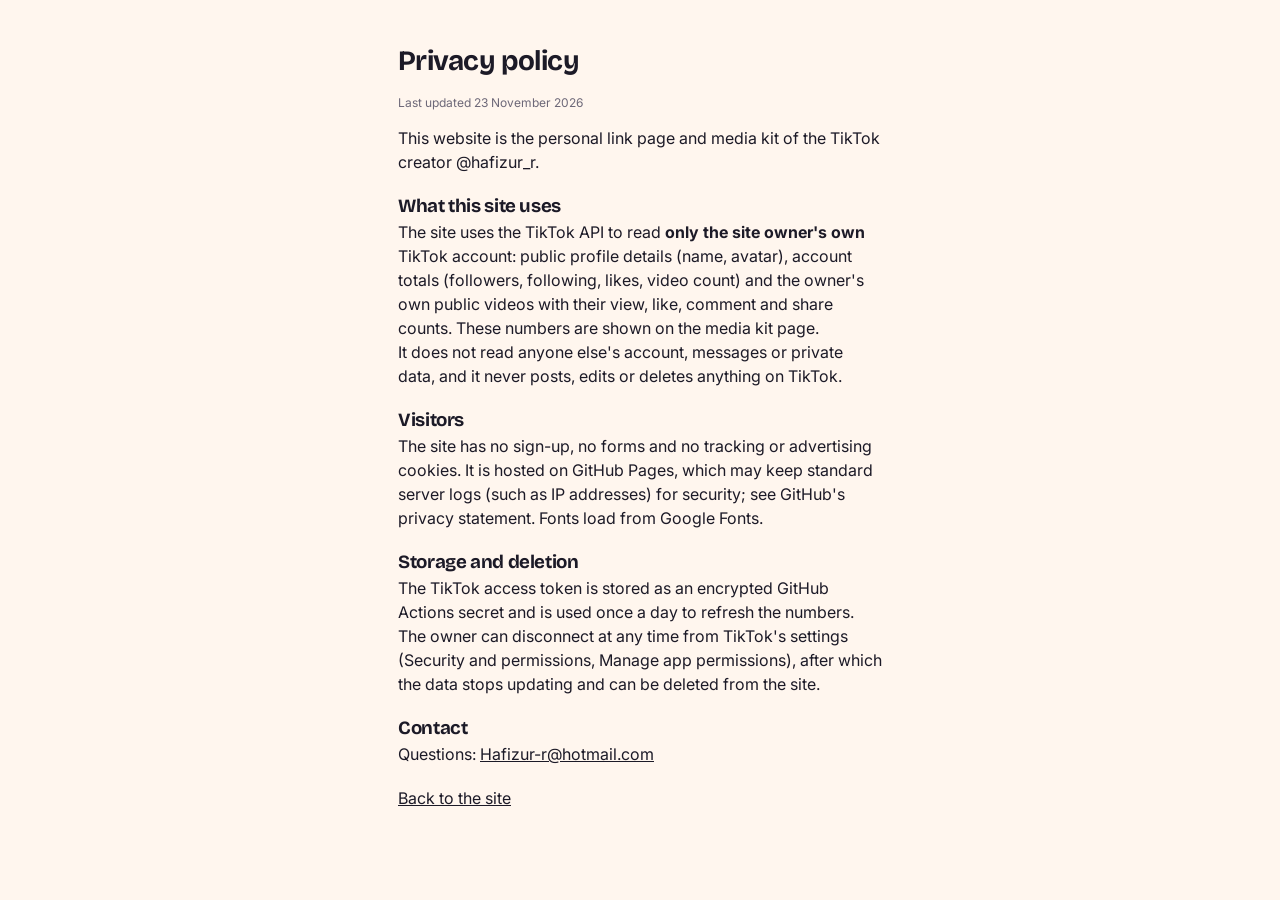
<file: privacy.html>
<!doctype html><html lang="en"><head><meta charset="utf-8"><meta name="viewport" content="width=device-width, initial-scale=1"><meta name="robots" content="noindex"><link href="https://fonts.googleapis.com/css2?family=Bricolage+Grotesque:opsz,wght@12..96,700&family=Inter:wght@400;600&display=swap" rel="stylesheet"><link rel="stylesheet" href="style.css?v=36"><title>Privacy policy</title></head>
<body><main class="wrap narrow" style="padding:40px 18px">
<h1 style="font-size:28px;margin-bottom:12px">Privacy policy</h1>
<p class="note">Last updated 23 November 2026</p>
<p style="margin-top:14px">This website is the personal link page and media kit of the TikTok creator @hafizur_r.</p>
<h3 style="margin-top:18px">What this site uses</h3>
<p>The site uses the TikTok API to read <b>only the site owner's own</b> TikTok account: public profile details (name, avatar), account totals (followers, following, likes, video count) and the owner's own public videos with their view, like, comment and share counts. These numbers are shown on the media kit page.</p>
<p>It does not read anyone else's account, messages or private data, and it never posts, edits or deletes anything on TikTok.</p>
<h3 style="margin-top:18px">Visitors</h3>
<p>The site has no sign-up, no forms and no tracking or advertising cookies. It is hosted on GitHub Pages, which may keep standard server logs (such as IP addresses) for security; see GitHub's privacy statement. Fonts load from Google Fonts.</p>
<h3 style="margin-top:18px">Storage and deletion</h3>
<p>The TikTok access token is stored as an encrypted GitHub Actions secret and is used once a day to refresh the numbers. The owner can disconnect at any time from TikTok's settings (Security and permissions, Manage app permissions), after which the data stops updating and can be deleted from the site.</p>
<h3 style="margin-top:18px">Contact</h3>
<p>Questions: <a href="mailto:Hafizur-r@hotmail.com">Hafizur-r@hotmail.com</a></p>
<p style="margin-top:20px"><a href="index.html">Back to the site</a></p>
</main></body></html>
</file>
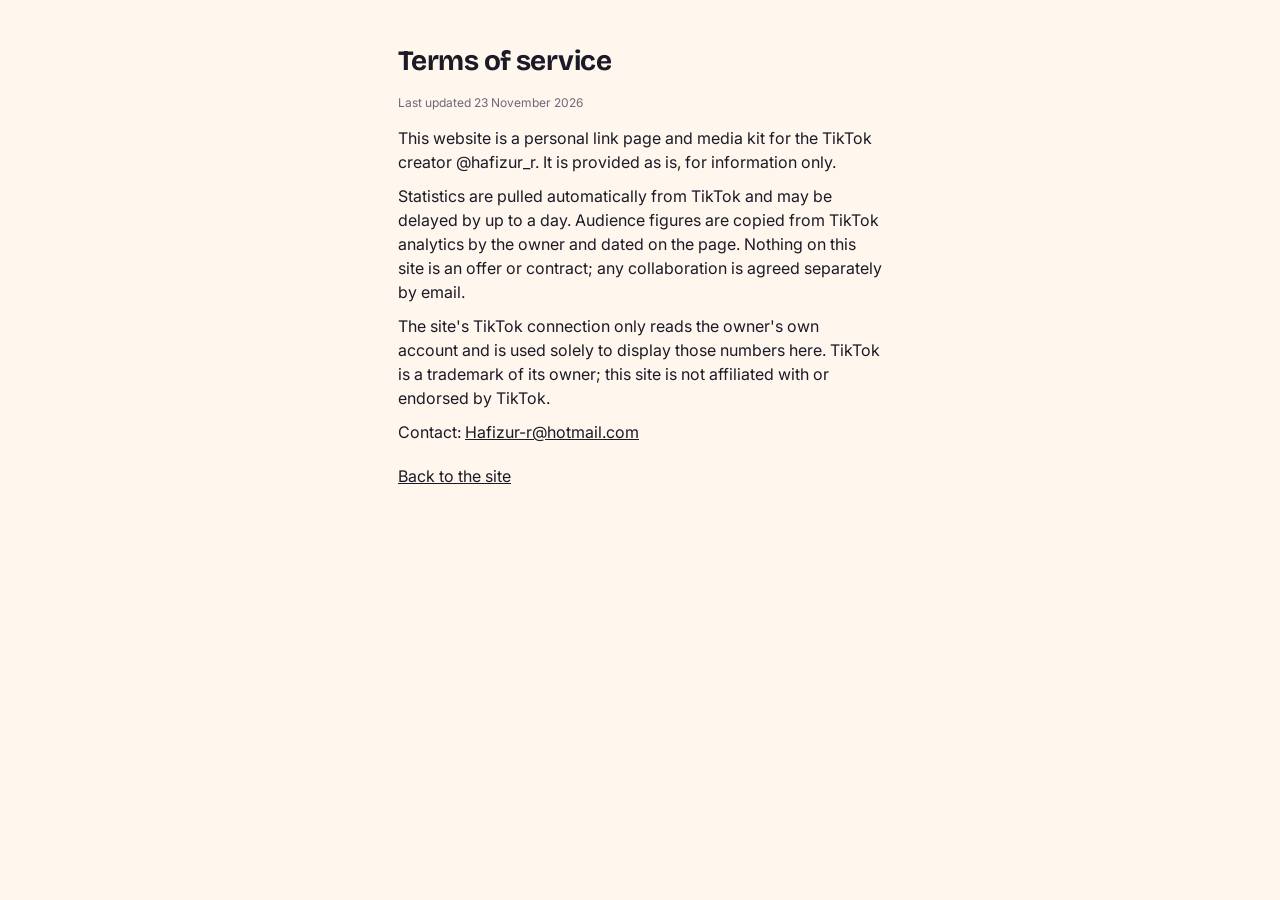
<file: terms.html>
<!doctype html><html lang="en"><head><meta charset="utf-8"><meta name="viewport" content="width=device-width, initial-scale=1"><meta name="robots" content="noindex"><link href="https://fonts.googleapis.com/css2?family=Bricolage+Grotesque:opsz,wght@12..96,700&family=Inter:wght@400;600&display=swap" rel="stylesheet"><link rel="stylesheet" href="style.css?v=36"><title>Terms of service</title></head>
<body><main class="wrap narrow" style="padding:40px 18px">
<h1 style="font-size:28px;margin-bottom:12px">Terms of service</h1>
<p class="note">Last updated 23 November 2026</p>
<p style="margin-top:14px">This website is a personal link page and media kit for the TikTok creator @hafizur_r. It is provided as is, for information only.</p>
<p style="margin-top:10px">Statistics are pulled automatically from TikTok and may be delayed by up to a day. Audience figures are copied from TikTok analytics by the owner and dated on the page. Nothing on this site is an offer or contract; any collaboration is agreed separately by email.</p>
<p style="margin-top:10px">The site's TikTok connection only reads the owner's own account and is used solely to display those numbers here. TikTok is a trademark of its owner; this site is not affiliated with or endorsed by TikTok.</p>
<p style="margin-top:10px">Contact: <a href="mailto:Hafizur-r@hotmail.com">Hafizur-r@hotmail.com</a></p>
<p style="margin-top:20px"><a href="index.html">Back to the site</a></p>
</main></body></html>
</file>
<file: style.css>
/* ------------------------------------------------------------------
   Themes. Pick one in data/manual.json ("theme"), or tweak the colours
   here. Every colour on the site comes from these variables.
------------------------------------------------------------------- */
:root,
[data-theme="sunset"] {
  --bg: #fff6ee;
  --card: #ffffff;
  --ink: #1c1a27;
  --muted: #6d6878;
  --line: #f0e3d6;
  --accent: #ff5a3c;
  --accent-ink: #ffffff;
  --accent-2: #0e7c7b;
  --sky: linear-gradient(160deg, #ff8a4c 0%, #ff5a7a 55%, #8f5bff 100%);
  --bar: #ffd9cc;
}
[data-theme="midnight"] {
  --bg: #0f1222;
  --card: #181c33;
  --ink: #f3f1ff;
  --muted: #a3a6c2;
  --line: #262b49;
  --accent: #ff7a59;
  --accent-ink: #10121f;
  --accent-2: #7dd3fc;
  --sky: linear-gradient(160deg, #1e2a78 0%, #5b2a86 55%, #ff7a59 120%);
  --bar: #2c3157;
}
[data-theme="minimal"] {
  --bg: #ffffff;
  --card: #f6f6f4;
  --ink: #111111;
  --muted: #6b6b6b;
  --line: #e6e6e2;
  --accent: #111111;
  --accent-ink: #ffffff;
  --accent-2: #111111;
  --sky: linear-gradient(160deg, #e9e7e1 0%, #d4d1c8 100%);
  --bar: #e3e1da;
}
[data-theme="matcha"] {
  --bg: #f4f6ec;
  --card: #ffffff;
  --ink: #1f2a1c;
  --muted: #66705f;
  --line: #e2e7d3;
  --accent: #4f7f32;
  --accent-ink: #ffffff;
  --accent-2: #b8891a;
  --sky: linear-gradient(160deg, #a7c97a 0%, #4f7f32 70%, #2e4d1e 100%);
  --bar: #dbe7c6;
}

[data-theme="mocha"] {
  --bg: #f6efe6;
  --card: #fffaf4;
  --ink: #2b1d14;
  --muted: #7a6656;
  --line: #eadcc9;
  --accent: #7b4a2a;
  --accent-ink: #fffaf4;
  --accent-2: #c08a4e;
  --sky: linear-gradient(160deg, #c08a4e 0%, #7b4a2a 60%, #3e2516 100%);
  --bar: #ead7c0;
}

/* ------------------------------------------------------------------ base */
* { box-sizing: border-box; margin: 0; padding: 0; }
html { -webkit-text-size-adjust: 100%; }
body {
  font-family: "Inter", system-ui, -apple-system, "Segoe UI", Roboto, sans-serif;
  background: var(--bg);
  color: var(--ink);
  line-height: 1.5;
  min-height: 100vh;
  -webkit-font-smoothing: antialiased;
}
h1, h2, h3, .num { font-family: "Bricolage Grotesque", "Inter", system-ui, sans-serif; letter-spacing: -0.02em; }
a { color: inherit; }
img { display: block; max-width: 100%; }
.wrap { width: 100%; max-width: 980px; margin: 0 auto; padding: 0 18px; }
.narrow { max-width: 520px; }
.muted { color: var(--muted); }
.hidden { display: none !important; }

/* ---------------------------------------------------------- hero / sky */
.sky {
  background: var(--sky);
  height: 170px;
  border-radius: 0 0 28px 28px;
  position: relative;
  overflow: hidden;
}
.sky::after { /* little dashed flight path */
  content: "";
  position: absolute;
  left: -10%; right: -10%; top: 70px; height: 160px;
  border-top: 2px dashed rgba(255, 255, 255, .55);
  border-radius: 50%;
}
.sky .plane {
  position: absolute; right: 22px; top: 44px;
  width: 30px; height: 30px; color: #fff; transform: rotate(18deg);
}
.hero { text-align: center; margin-top: -62px; position: relative; }
.avatar {
  width: 116px; height: 116px; border-radius: 50%;
  border: 5px solid var(--bg); background: var(--card);
  margin: 0 auto 12px; object-fit: cover;
  box-shadow: 0 8px 24px rgba(0, 0, 0, .12);
}
.hero h1 { font-size: 30px; line-height: 1.1; }
.hero .handle { color: var(--muted); font-weight: 500; margin-top: 2px; }
.hero .tagline { margin-top: 8px; font-size: 16px; }
.pill-row { display: flex; gap: 8px; justify-content: center; flex-wrap: wrap; margin-top: 14px; }
.pill {
  text-decoration: none; color: inherit;
  display: inline-flex; align-items: center; gap: 6px;
  background: var(--card); border: 1px solid var(--line);
  padding: 6px 12px; border-radius: 999px; font-size: 13px; font-weight: 600;
}
.pill svg { width: 15px; height: 15px; }

/* ------------------------------------------------------- link-in-bio */
.links { display: grid; gap: 12px; margin: 26px 0 18px; }
.link-btn {
  display: flex; align-items: center; gap: 14px;
  background: var(--card); border: 1px solid var(--line);
  border-radius: 18px; padding: 16px 18px;
  text-decoration: none; font-weight: 600; font-size: 16px;
  transition: transform .12s ease, box-shadow .12s ease;
}
.link-btn:active { transform: scale(.98); }
.link-btn:hover { box-shadow: 0 6px 18px rgba(0, 0, 0, .08); }
.link-btn .ic {
  width: 40px; height: 40px; flex: 0 0 40px; border-radius: 12px;
  display: grid; place-items: center; background: var(--bg); color: var(--accent);
}
.link-btn .ic svg { width: 21px; height: 21px; }
.link-btn .lbl { flex: 1; }
.link-btn .arrow { color: var(--muted); }
.link-btn.highlight { background: var(--accent); color: var(--accent-ink); border-color: transparent; }
.link-btn.highlight .ic { background: rgba(255, 255, 255, .2); color: inherit; }
.link-btn.highlight .arrow { color: inherit; opacity: .8; }

.mini-stats {
  display: grid; grid-template-columns: repeat(3, 1fr);
  background: var(--card); border: 1px solid var(--line); border-radius: 18px;
  padding: 14px 6px; text-align: center; margin-top: 22px;
}
.mini-stats > div + div { border-left: 1px solid var(--line); }
.mini-stats .num { font-size: 22px; font-weight: 700; }
.mini-stats .lab { font-size: 12px; color: var(--muted); }

/* ------------------------------------------------------- media kit */
.topbar { display: flex; justify-content: space-between; align-items: center; padding: 14px 0; }
.topbar a { text-decoration: none; font-weight: 600; font-size: 14px; }
.btn {
  display: inline-flex; align-items: center; justify-content: center; gap: 8px;
  background: var(--accent); color: var(--accent-ink);
  border-radius: 999px; padding: 12px 20px; font-weight: 700; text-decoration: none; font-size: 15px;
  border: 0; cursor: pointer;
}
.btn.ghost { background: var(--card); color: var(--ink); border: 1px solid var(--line); }
.btn svg { width: 18px; height: 18px; }

section { margin: 34px 0; }
.eyebrow { text-transform: uppercase; letter-spacing: .12em; font-size: 12px; font-weight: 700; color: var(--accent); }
section h2 { font-size: 26px; line-height: 1.15; margin: 4px 0 14px; }
.intro { font-size: 17px; max-width: 640px; margin: 18px auto 0; text-align: center; }

.stat-grid { display: grid; grid-template-columns: repeat(2, 1fr); gap: 10px; }
.stat {
  background: var(--card); border: 1px solid var(--line); border-radius: 18px; padding: 16px;
}
.stat .num { font-size: 30px; font-weight: 700; line-height: 1.05; }
.stat .lab { font-size: 13px; color: var(--muted); margin-top: 4px; }
.stat.feature { background: var(--ink); color: var(--bg); border-color: transparent; }
.stat.feature .lab { color: inherit; opacity: .7; }
.note { font-size: 12px; color: var(--muted); margin-top: 10px; }

.card { background: var(--card); border: 1px solid var(--line); border-radius: 18px; padding: 18px; }
.aud-grid { display: grid; gap: 10px; }
.card h3 { font-size: 16px; margin-bottom: 12px; }
.bar-row { display: grid; grid-template-columns: 110px 1fr 46px; align-items: center; gap: 10px; font-size: 14px; margin: 8px 0; }
.bar { height: 10px; border-radius: 99px; background: var(--bar); overflow: hidden; }
.bar i { display: block; height: 100%; border-radius: 99px; background: var(--accent); }
.bar-row b { text-align: right; font-variant-numeric: tabular-nums; }
.split { display: flex; height: 14px; border-radius: 99px; overflow: hidden; margin: 6px 0 10px; }
.split i:first-child { background: var(--accent); }
.split i:last-child { background: var(--accent-2); }
.split-key { display: flex; justify-content: space-between; font-size: 14px; }
.dot { display: inline-block; width: 10px; height: 10px; border-radius: 50%; margin-right: 6px; vertical-align: middle; }

.vid-grid { display: grid; grid-template-columns: repeat(2, 1fr); gap: 10px; }
.vid {
  position: relative; display: block; aspect-ratio: 9 / 14; border-radius: 16px; overflow: hidden;
  background: var(--sky); text-decoration: none; color: #fff;
}
.vid img { width: 100%; height: 100%; object-fit: cover; }
.vid .shade { position: absolute; inset: 0; background: linear-gradient(180deg, rgba(0,0,0,0) 45%, rgba(0,0,0,.75) 100%); }
.vid .meta { position: absolute; left: 10px; right: 10px; bottom: 10px; }
.vid .views { font-family: "Bricolage Grotesque", sans-serif; font-weight: 700; font-size: 20px; display: flex; align-items: center; gap: 5px; }
.vid .views svg { width: 16px; height: 16px; }
.vid .t { font-size: 12px; line-height: 1.3; opacity: .92; display: -webkit-box; -webkit-line-clamp: 2; -webkit-box-orient: vertical; overflow: hidden; }
.vid.noimg .t { -webkit-line-clamp: 6; font-size: 13px; }

.chips { display: flex; flex-wrap: wrap; gap: 8px; }
.chip { background: var(--card); border: 1px solid var(--line); border-radius: 999px; padding: 8px 14px; font-size: 14px; font-weight: 600; }
.chip.brand { background: transparent; border-style: dashed; }

.svc-grid { display: grid; gap: 10px; }
.svc h3 { font-size: 17px; margin-bottom: 4px; }
.svc p { color: var(--muted); font-size: 14px; }

.cta { text-align: center; background: var(--ink); color: var(--bg); border-radius: 24px; padding: 30px 20px; }
.cta h2 { margin-bottom: 8px; }
.cta p { opacity: .75; margin-bottom: 18px; }
.cta .btn { background: var(--accent); color: var(--accent-ink); }

footer { text-align: center; font-size: 12px; color: var(--muted); padding: 26px 0 40px; }
footer a { color: var(--muted); }

/* ------------------------------------------------------- bigger screens */
@media (min-width: 720px) {
  .sky { height: 220px; border-radius: 0 0 40px 40px; }
  .hero { margin-top: -74px; }
  .avatar { width: 140px; height: 140px; }
  .hero h1 { font-size: 40px; }
  .stat-grid { grid-template-columns: repeat(4, 1fr); }
  .aud-grid { grid-template-columns: 1.2fr 1fr; }
  .aud-grid .card:last-child { grid-column: 1 / -1; }
  .vid-grid { grid-template-columns: repeat(3, 1fr); gap: 14px; }
  .svc-grid { grid-template-columns: repeat(2, 1fr); }
  section h2 { font-size: 32px; }
}
@media (min-width: 960px) {
  .vid-grid { grid-template-columns: repeat(3, 1fr); }
}

/* print / save as PDF */
@media print {
  .sky, .topbar, .no-print { display: none !important; }
  .hero { margin-top: 0; }
  body { background: #fff; }
}

/* email sheet */
.sheet-bg { position: fixed; inset: 0; background: rgba(0,0,0,.45); display: none; align-items: flex-end; justify-content: center; z-index: 50; }
.sheet-bg.open { display: flex; }
.sheet { background: var(--bg); color: var(--ink); width: 100%; max-width: 460px; border-radius: 24px 24px 0 0; padding: 22px 20px 28px; text-align: center; }
.mail-addr { font-family: "Bricolage Grotesque", sans-serif; font-size: 22px; font-weight: 700; margin: 6px 0 16px; word-break: break-all; user-select: all; }
.sheet > .btn { width: 100%; }
.mail-opts { display: grid; grid-template-columns: repeat(3, 1fr); gap: 8px; margin-top: 10px; }
.mail-opts .btn { padding: 10px 8px; font-size: 14px; }
.sheet-close { background: none; border: 0; color: var(--muted); font: inherit; margin-top: 14px; cursor: pointer; }
@media (min-width: 720px) { .sheet-bg { align-items: center; } .sheet { border-radius: 24px; } }

/* home page video tiles */
.featured { margin: 8px 0 0; }
.feat-h { font-size: 20px; margin: 0 0 10px; }
.narrow .vid-grid { grid-template-columns: repeat(2, 1fr); gap: 10px; }
.narrow .vid { aspect-ratio: 9 / 13; }

/* home page icon links + thanks */
.icon-row { display: flex; justify-content: center; gap: 14px; margin-top: 14px; }
.icon-btn {
  width: 48px; height: 48px; border-radius: 50%; display: grid; place-items: center;
  background: var(--card); border: 1px solid var(--line); color: var(--ink);
  transition: transform .12s ease, color .12s ease;
}
.icon-btn:hover { color: var(--accent); transform: translateY(-2px); }
.icon-btn svg { width: 22px; height: 22px; }
.thanks { padding-top: 34px; }
.thanks-big { font-family: "Bricolage Grotesque", sans-serif; font-size: 22px; font-weight: 700; color: var(--ink); margin-bottom: 2px; }
@media (min-width: 720px) { .stat-grid { grid-template-columns: repeat(3, 1fr); } }

/* video style names (shown under each tile) */
.style-item { display: flex; flex-direction: column; gap: 8px; scroll-snap-align: start; }
.style-name { font-family: "Bricolage Grotesque", sans-serif; font-weight: 700; font-size: 15px; line-height: 1.2; color: var(--ink); padding: 0 2px; }
.style-name::before { content: ""; display: inline-block; width: 8px; height: 8px; border-radius: 50%; background: var(--accent); margin-right: 7px; vertical-align: 1px; }
.vid-scroller { scroll-padding-left: 18px; display: grid; grid-auto-flow: column; grid-auto-columns: 46%; gap: 10px; overflow-x: auto; scroll-snap-type: x mandatory; padding-bottom: 6px; margin: 0 -18px; padding-left: 18px; padding-right: 18px; scrollbar-width: none; }
.vid-scroller::-webkit-scrollbar { display: none; }
.vid-scroller .vid { scroll-snap-align: start; }
@media (min-width: 720px) { .vid-scroller { grid-auto-flow: row; grid-template-columns: repeat(5, 1fr); grid-auto-columns: auto; overflow: visible; margin: 0; padding: 0; } }

/* about */
.about { font-size: 16px; line-height: 1.6; }
.about p + p { margin-top: 12px; }
.about p:first-child { font-size: 18px; font-weight: 600; }
@media (min-width: 720px) { .about { padding: 26px 30px; font-size: 17px; } }

/* brand logos */
.brand-grid { display: grid; grid-template-columns: repeat(2, 1fr); gap: 10px; }
.brand-tile {
  background: var(--card); border: 1px solid var(--line); border-radius: 18px;
  height: 150px; padding: 10px; display: flex; flex-direction: column; align-items: center; justify-content: center; gap: 6px;
  text-decoration: none; color: var(--ink); overflow: hidden;
}
.brand-tile img { max-width: 100%; height: 104px; object-fit: contain; }
.brand-cap { color: #fff; font-family: Georgia, "Times New Roman", serif; font-size: 11px; letter-spacing: .32em; padding-left: .32em; }
.brand-name { font-weight: 700; font-size: 15px; text-align: center; }
@media (min-width: 720px) { .brand-grid { grid-template-columns: repeat(4, 1fr); } .brand-tile { height: 170px; } .brand-tile img { height: 120px; } }
.brand-tile img[src$="firmoo.png"] { height: auto; max-height: 104px; width: 82%; }
.brand-tile.fill { position: relative; padding: 0; border-color: transparent; background: #000; }
.brand-tile.fill img { position: absolute; inset: 0; width: 100%; height: 100%; object-fit: cover; }
.brand-tile.fill .brand-cap { position: absolute; left: 0; right: 0; bottom: 10px; text-align: center; text-shadow: 0 1px 3px rgba(0,0,0,.6); }
.brand-cap small { display: block; font-size: 9px; margin-top: 2px; opacity: .85; }
.brand-tile img[src$="coconut-palm-beach.png"] { height: 78px; }
.brand-cap:has(small) { letter-spacing: .14em; padding-left: .14em; font-size: 10px; text-align: center; white-space: nowrap; }
@media (min-width: 720px) { #styles.vid-scroller, #videos.vid-scroller { grid-template-columns: repeat(6, 1fr); } }

/* no banner */
.no-banner .sky { display: none; }
.no-banner .hero { margin-top: 0; padding-top: 44px; }
.no-banner .avatar { border-color: var(--card); }

/* motion */
.bar i, .split i { width: 0; transition: width 1.1s cubic-bezier(.2,.8,.2,1); }
.split i:last-child { transition-delay: .15s; }
.bar-row:nth-child(3) .bar i { transition-delay: .08s; }
.bar-row:nth-child(4) .bar i { transition-delay: .16s; }
.bar-row:nth-child(5) .bar i { transition-delay: .24s; }
.bar-row:nth-child(6) .bar i { transition-delay: .32s; }
.stat .num { font-variant-numeric: tabular-nums; }

.btn:not(.ghost), .link-btn.highlight { position: relative; overflow: hidden; }
.btn:not(.ghost)::after, .link-btn.highlight::after {
  content: ""; position: absolute; top: 0; bottom: 0; left: -60%; width: 40%;
  background: linear-gradient(100deg, transparent, rgba(255,255,255,.35), transparent);
  transform: skewX(-20deg); animation: shine 4.5s ease-in-out infinite; pointer-events: none;
}
@keyframes shine { 0%, 70% { left: -60%; } 100% { left: 130%; } }
@media (prefers-reduced-motion: reduce) {
  .btn:not(.ghost)::after, .link-btn.highlight::after { animation: none; display: none; }
  .bar i, .split i { transition: none; }
}

/* moving profile photo */
.avatar-wrap { position: relative; width: 116px; height: 116px; margin: 0 auto 12px; }
.avatar-wrap .avatar { margin: 0; position: absolute; inset: 0; }
.avatar-vid { opacity: 0; transition: opacity .35s ease; object-fit: cover; }
.avatar-wrap.playing .avatar-vid { opacity: 1; }
@media (min-width: 720px) { .avatar-wrap { width: 140px; height: 140px; } }

/* home page: narrow column for links, wide carousel/row for videos */
.home > .hero, .home > .links, .home > .thanks, .home .feat-h { max-width: 520px; margin-left: auto; margin-right: auto; }
.home .featured { max-width: 980px; margin: 8px auto 0; }
.home .vid-scroller { grid-auto-columns: 46%; }
@media (min-width: 720px) {
  .home .featured { margin-top: 18px; }
  .home .feat-h { max-width: none; }
  .home #featured.vid-scroller { grid-template-columns: repeat(6, 1fr); }
}
.kit-thanks { padding-bottom: 0; }

/* photo background behind the page (manual.json bg_photos / kits.<key>.bg_photos)
   phone: one full-screen photo at a time, crossfading as you scroll; desktop: side by side */
.bg-photos { position: fixed; inset: 0; z-index: -1; overflow: hidden; pointer-events: none; }
.bg-photos img { position: absolute; inset: 0; width: 100%; height: 100%; object-fit: cover; opacity: 0; transition: opacity .8s ease; filter: saturate(1); }
.bg-photos img.on { opacity: .85; }
.bg-photos::after { content: ""; position: absolute; inset: 0; background: linear-gradient(180deg, color-mix(in srgb, var(--bg) 18%, transparent), color-mix(in srgb, var(--bg) 28%, transparent)); }
@media (min-width: 720px) {
  /* side by side, each photo overlapping its neighbour and fading into it */
  .bg-photos img { --o: 9%; opacity: .8; width: calc(100% / var(--n, 1) + 2 * var(--o)); left: calc(100% / var(--n, 1) * var(--i, 0) - var(--o));
    -webkit-mask-image: linear-gradient(90deg, transparent, #000 28%, #000 72%, transparent); mask-image: linear-gradient(90deg, transparent, #000 28%, #000 72%, transparent); }
  .bg-photos img:first-child { left: 0; width: calc(100% / var(--n, 1) + var(--o));
    -webkit-mask-image: linear-gradient(90deg, #000 72%, transparent); mask-image: linear-gradient(90deg, #000 72%, transparent); }
  .bg-photos img:last-of-type { width: calc(100% / var(--n, 1) + var(--o));
    -webkit-mask-image: linear-gradient(90deg, transparent, #000 28%); mask-image: linear-gradient(90deg, transparent, #000 28%); }
  .bg-photos img:only-of-type { width: 100%; -webkit-mask-image: none; mask-image: none; }
}
body.has-bg { background: var(--bg); position: relative; z-index: 0; }
.has-bg h2, .has-bg .eyebrow, .has-bg .handle, .has-bg .note, .has-bg .thanks p { text-shadow: 0 0 14px var(--bg), 0 0 6px var(--bg), 0 0 2px var(--bg); }
</file>
